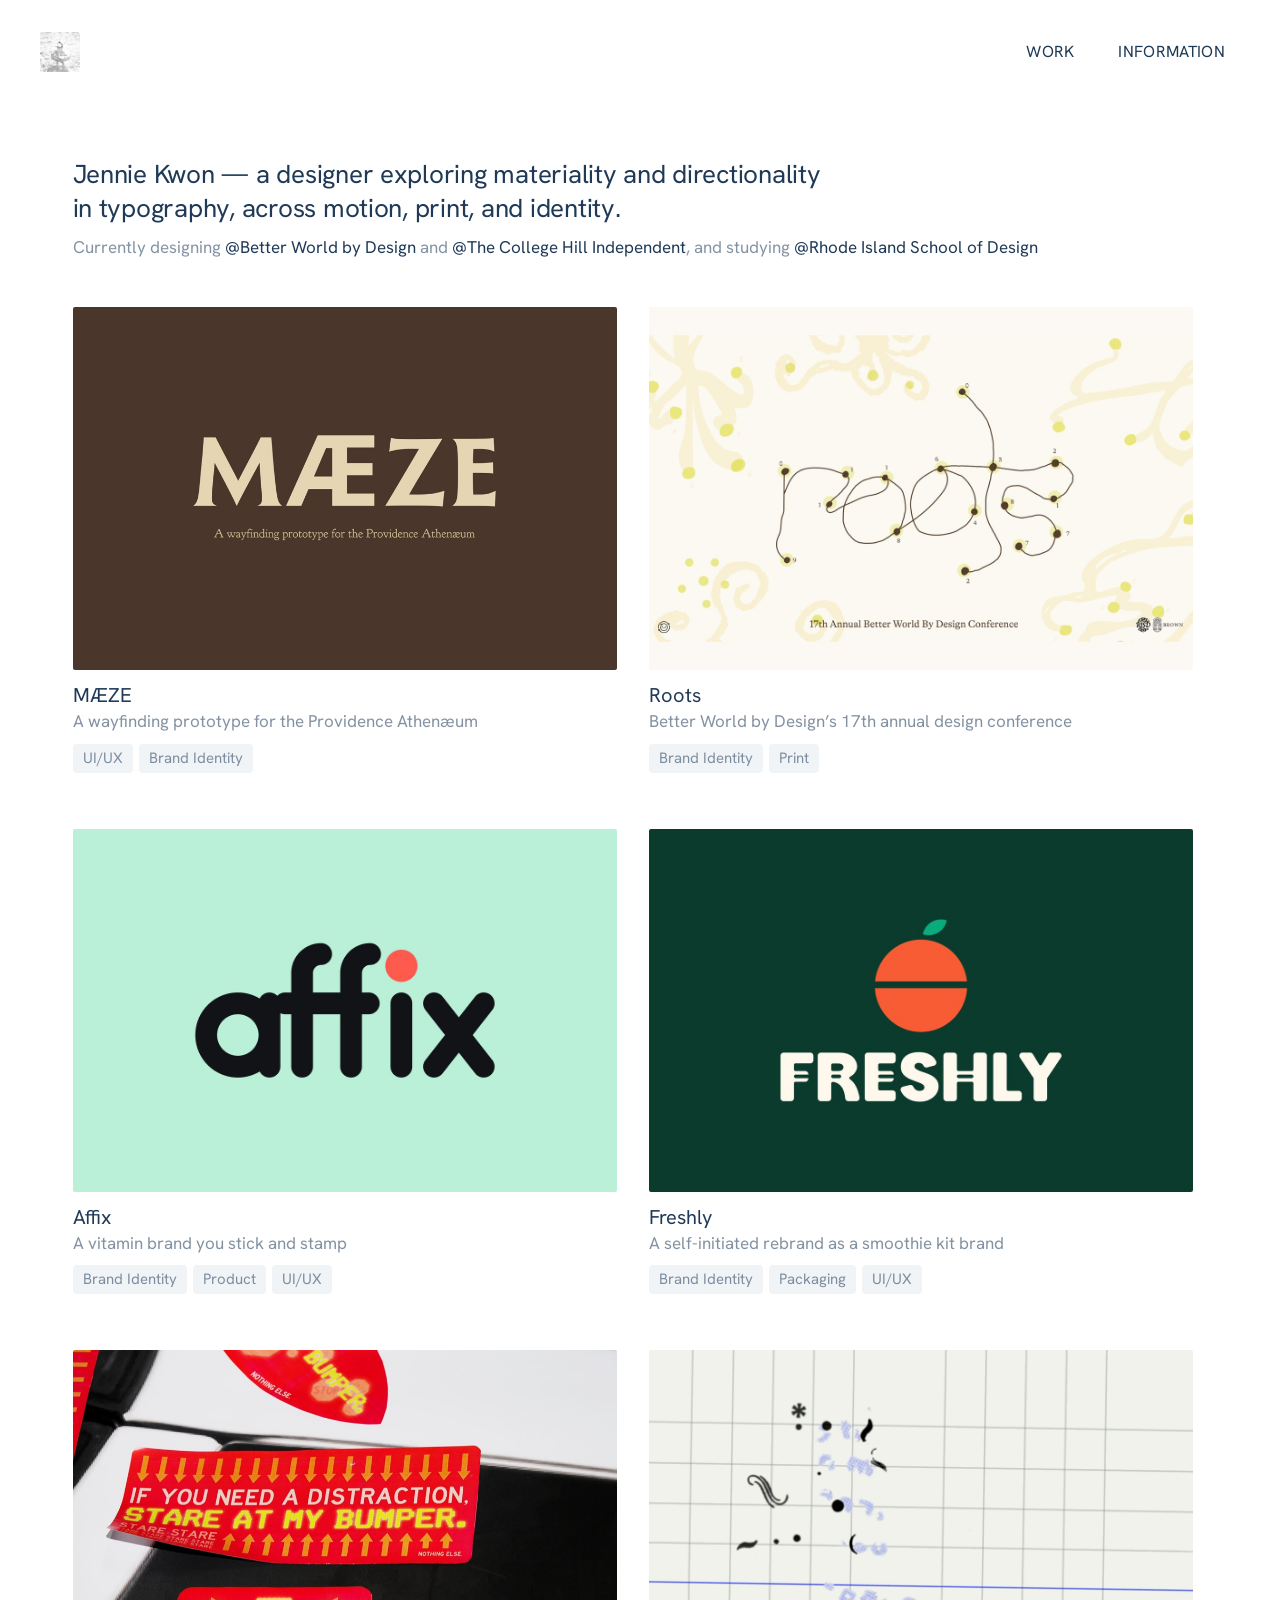
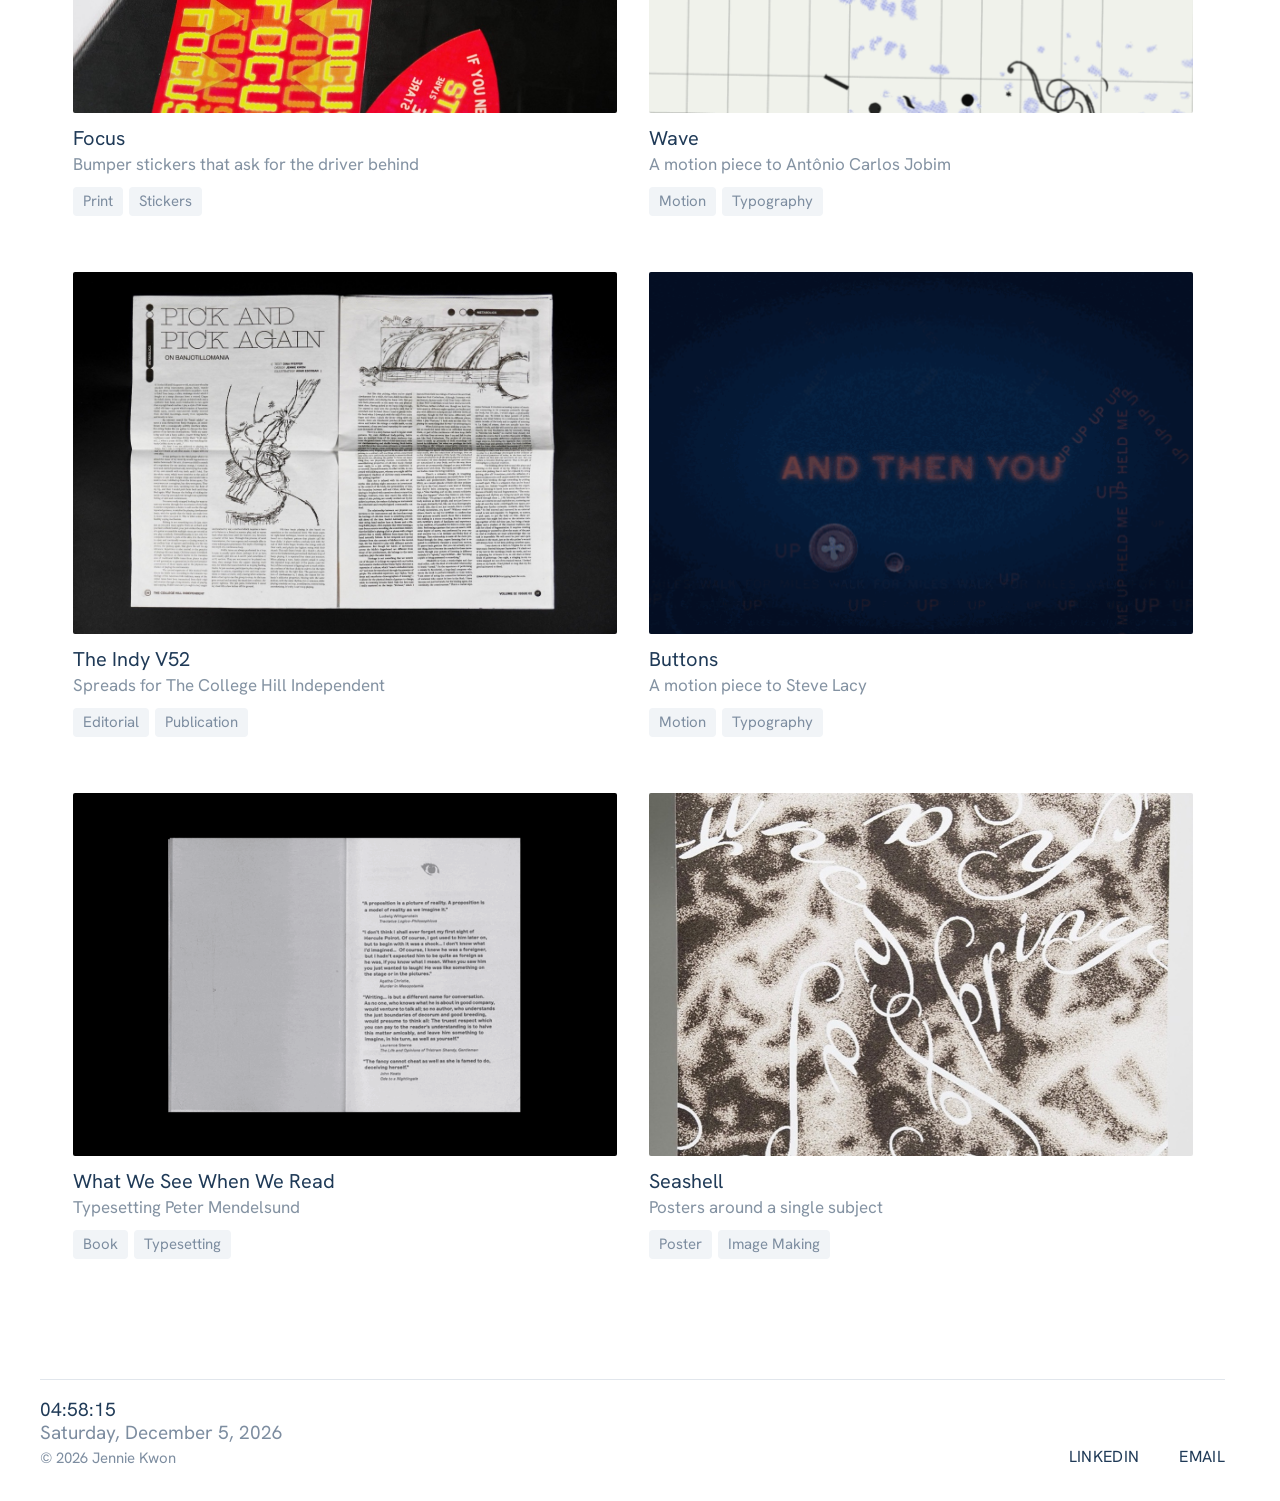
<file: index.html>
<!doctype html>
<html lang="en">
<head>
<meta charset="utf-8">
<meta name="viewport" content="width=device-width, initial-scale=1">
<title>Jennie Kwon</title>
<meta name="description" content="Jennie Kwon is a graphic designer at RISD working across typography, motion, identity, UI/UX and publication design.">
<link rel="preconnect" href="https://fonts.googleapis.com"><link rel="preconnect" href="https://fonts.gstatic.com" crossorigin><link href="https://fonts.googleapis.com/css2?family=Hanken+Grotesk:wght@400;500;700&display=swap" rel="stylesheet">
<link rel="icon" type="image/png" sizes="32x32" href="img/favicon-32.png?v=4">
<link rel="icon" type="image/png" href="img/favicon.png?v=4">
<link rel="apple-touch-icon" href="img/apple-touch-icon.png?v=4">
<script type="speculationrules">{"prerender":[{"where":{"href_matches":"/*"},"eagerness":"moderate"}]}</script>
<link rel="stylesheet" href="css/site.css?v=39">
</head>
<body>
<nav class="nav">
  <a class="nav-home" href="./" aria-label="Jennie Kwon, home"><img src="img/favicon.png?v=4" alt="" width="40" height="40"></a>
  <div class="nav-links">
    <a class="label plain" href="./">Work</a>
    <a class="label nav-link" href="information">Information</a>
  </div>
</nav>
<header class="intro">
  <div class="wrap intro-in">
    <h1 class="intro-line"><span class="intro-name">Jennie Kwon</span> — a designer exploring materiality and directionality in typography, across motion, print, and identity.</h1>
    <p class="body muted currently">Currently designing <a class="plain" href="https://betterworldxdesign.framer.website/" target="_blank" rel="noopener">@Better World by Design</a> and <a class="plain" href="https://www.theindy.org/" target="_blank" rel="noopener">@The College Hill Independent</a>, and studying <a class="plain" href="https://www.risd.edu/" target="_blank" rel="noopener">@Rhode Island School of Design</a></p>
  </div>
</header>
<main class="work">
  <div class="wrap grid">
    <a class="card" href="maze">
      <div class="thumb"><img src="img/maze-card.jpg" alt="MÆZE" fetchpriority="high" width="1200" height="675"></div>
      <div class="caption"><div class="cap-text"><p class="body cap-title">MÆZE</p><p class="cap-sub">A wayfinding prototype for the Providence Athenæum</p></div><div class="tags"><span class="tag">UI/UX</span><span class="tag">brand identity</span></div></div>
    </a>
    <a class="card" href="bwxd-roots">
      <div class="thumb"><img src="img/bwxd-card.jpg?v=4" alt="Roots" fetchpriority="high" width="1200" height="800"></div>
      <div class="caption"><div class="cap-text"><p class="body cap-title">Roots</p><p class="cap-sub">Better World by Design’s 17th annual design conference</p></div><div class="tags"><span class="tag">brand identity</span><span class="tag">print</span></div></div>
    </a>
    <a class="card" href="affix">
      <div class="thumb"><img src="img/affix-card.jpg?v=2" alt="Affix" fetchpriority="high" width="1200" height="800"></div>
      <div class="caption"><div class="cap-text"><p class="body cap-title">Affix</p><p class="cap-sub">A vitamin brand you stick and stamp</p></div><div class="tags"><span class="tag">brand identity</span><span class="tag">product</span><span class="tag">UI/UX</span></div></div>
    </a>
    <a class="card" href="freshly">
      <div class="thumb"><img src="img/freshly-card.jpg?v=2" alt="Freshly" fetchpriority="high" width="1200" height="800"></div>
      <div class="caption"><div class="cap-text"><p class="body cap-title">Freshly</p><p class="cap-sub">A self-initiated rebrand as a smoothie kit brand</p></div><div class="tags"><span class="tag">brand identity</span><span class="tag">packaging</span><span class="tag">UI/UX</span></div></div>
    </a>
    <a class="card" href="focus">
      <div class="thumb"><img src="img/focus-card.jpg" alt="FOCUS" fetchpriority="high" width="1200" height="681"></div>
      <div class="caption"><div class="cap-text"><p class="body cap-title">Focus</p><p class="cap-sub">Bumper stickers that ask for the driver behind</p></div><div class="tags"><span class="tag">print</span><span class="tag">stickers</span></div></div>
    </a>
    <a class="card" href="wave">
      <div class="thumb"><img src="img/wave-thumb.gif" alt="WAVE" loading="lazy" width="640" height="360"></div>
      <div class="caption"><div class="cap-text"><p class="body cap-title">Wave</p><p class="cap-sub">A motion piece to Antônio Carlos Jobim</p></div><div class="tags"><span class="tag">motion</span><span class="tag">typography</span></div></div>
    </a>
    <a class="card" href="the-indy-v52">
      <div class="thumb"><img src="img/indy-card.jpg" alt="THE INDY V52" loading="lazy" width="1200" height="800"></div>
      <div class="caption"><div class="cap-text"><p class="body cap-title">The Indy V52</p><p class="cap-sub">Spreads for The College Hill Independent</p></div><div class="tags"><span class="tag">editorial</span><span class="tag">publication</span></div></div>
    </a>
    <a class="card" href="buttons">
      <div class="thumb"><img src="img/buttons-thumb.gif" alt="BUTTONS" loading="lazy" width="640" height="360"></div>
      <div class="caption"><div class="cap-text"><p class="body cap-title">Buttons</p><p class="cap-sub">A motion piece to Steve Lacy</p></div><div class="tags"><span class="tag">motion</span><span class="tag">typography</span></div></div>
    </a>
    <a class="card" href="what-we-see-when-we-read">
      <div class="thumb"><img src="img/book-card.gif" alt="WHAT WE SEE WHEN WE READ" loading="lazy" width="640" height="480"></div>
      <div class="caption"><div class="cap-text"><p class="body cap-title">What We See When We Read</p><p class="cap-sub">Typesetting Peter Mendelsund</p></div><div class="tags"><span class="tag">book</span><span class="tag">typesetting</span></div></div>
    </a>
    <a class="card" href="seashell">
      <div class="thumb"><img src="img/seashell-card.jpg" alt="SEASHELL" loading="lazy" width="802" height="1200"></div>
      <div class="caption"><div class="cap-text"><p class="body cap-title">Seashell</p><p class="cap-sub">Posters around a single subject</p></div><div class="tags"><span class="tag">poster</span><span class="tag">image making</span></div></div>
    </a>
  </div>
</main>
<footer class="footer">
  <div class="footer-in">
    <div class="closing">
      <div class="clock"><span id="clock-time" class="time"></span><span id="clock-date" class="date"></span></div>
      <p class="small">© 2026 Jennie Kwon</p>
    </div>
    <div class="footer-links">
      <a class="label plain" href="http://www.linkedin.com/in/jennienhkwon" target="_blank" rel="noopener">LinkedIn</a>
      <a class="label plain" href="contact">Email</a>
    </div>
  </div>
</footer>
<script src="js/site.js?v=31"></script>
</body>
</html>
</file>
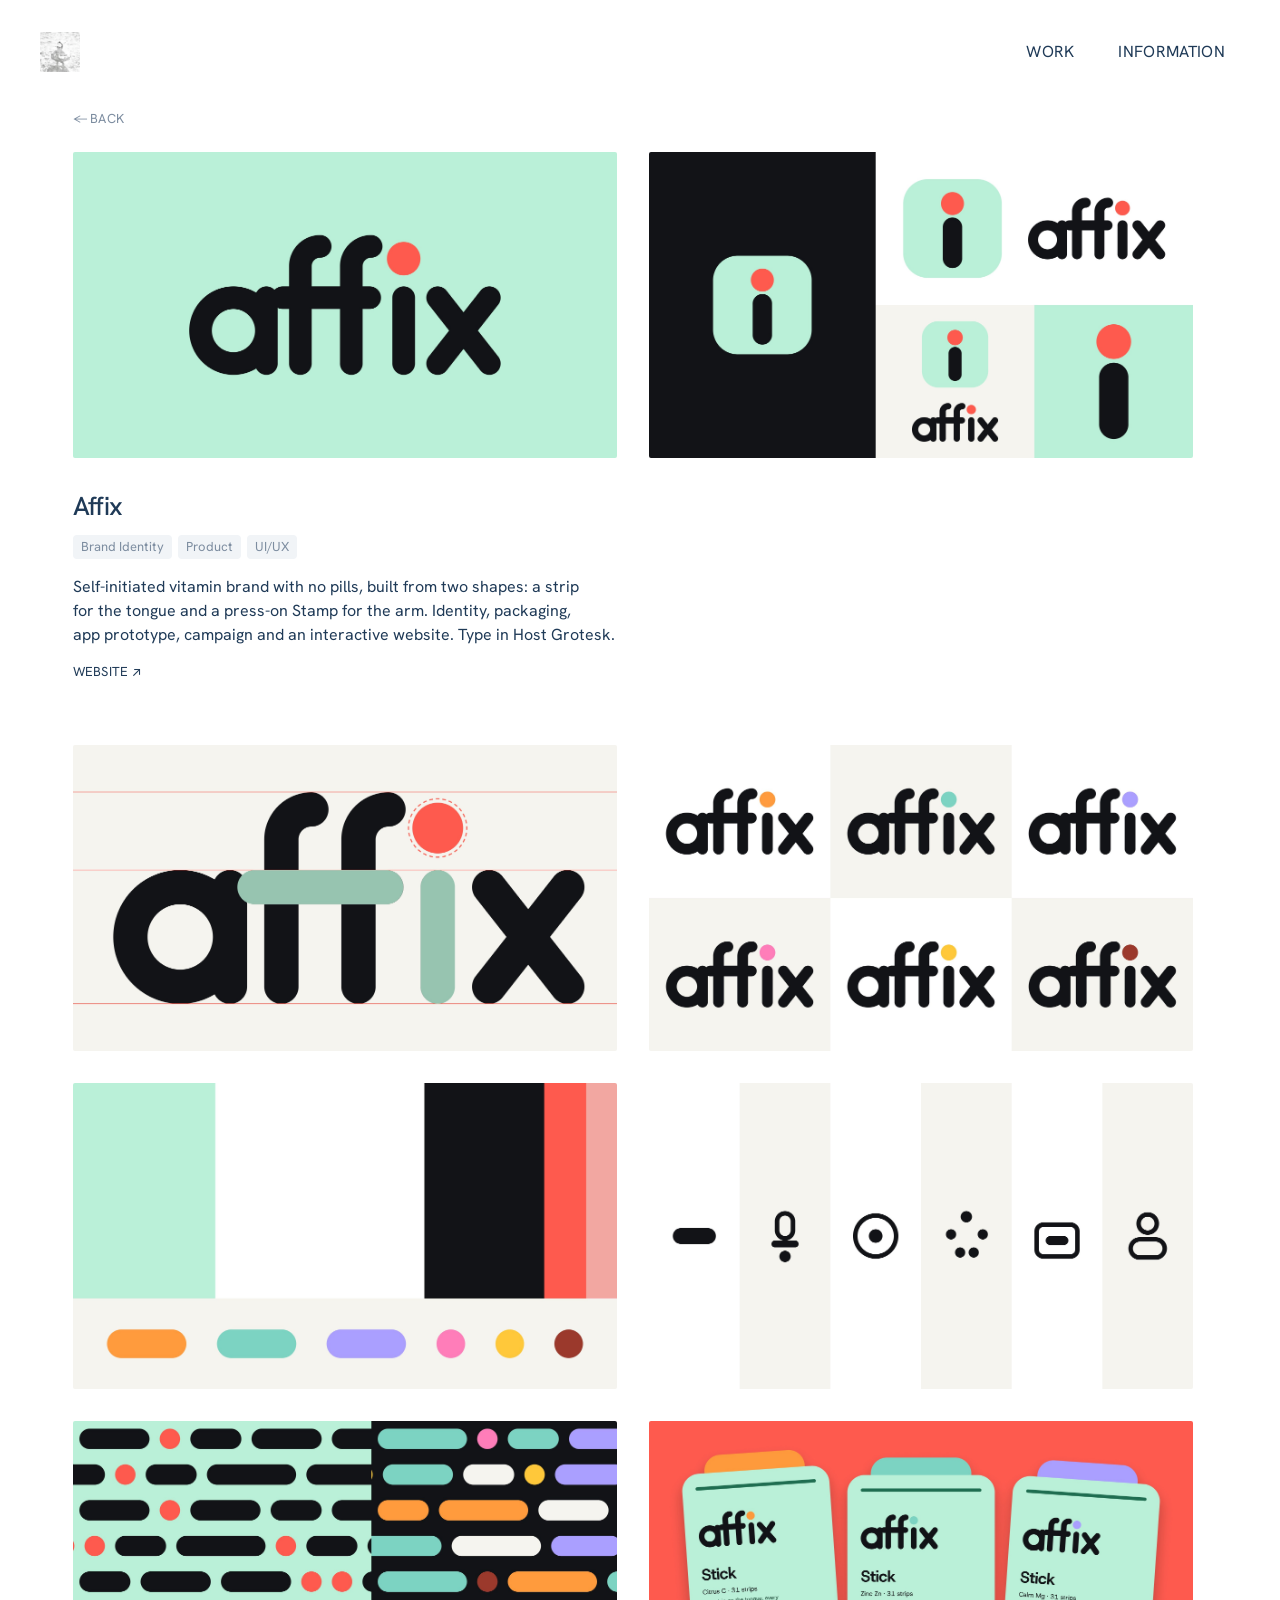
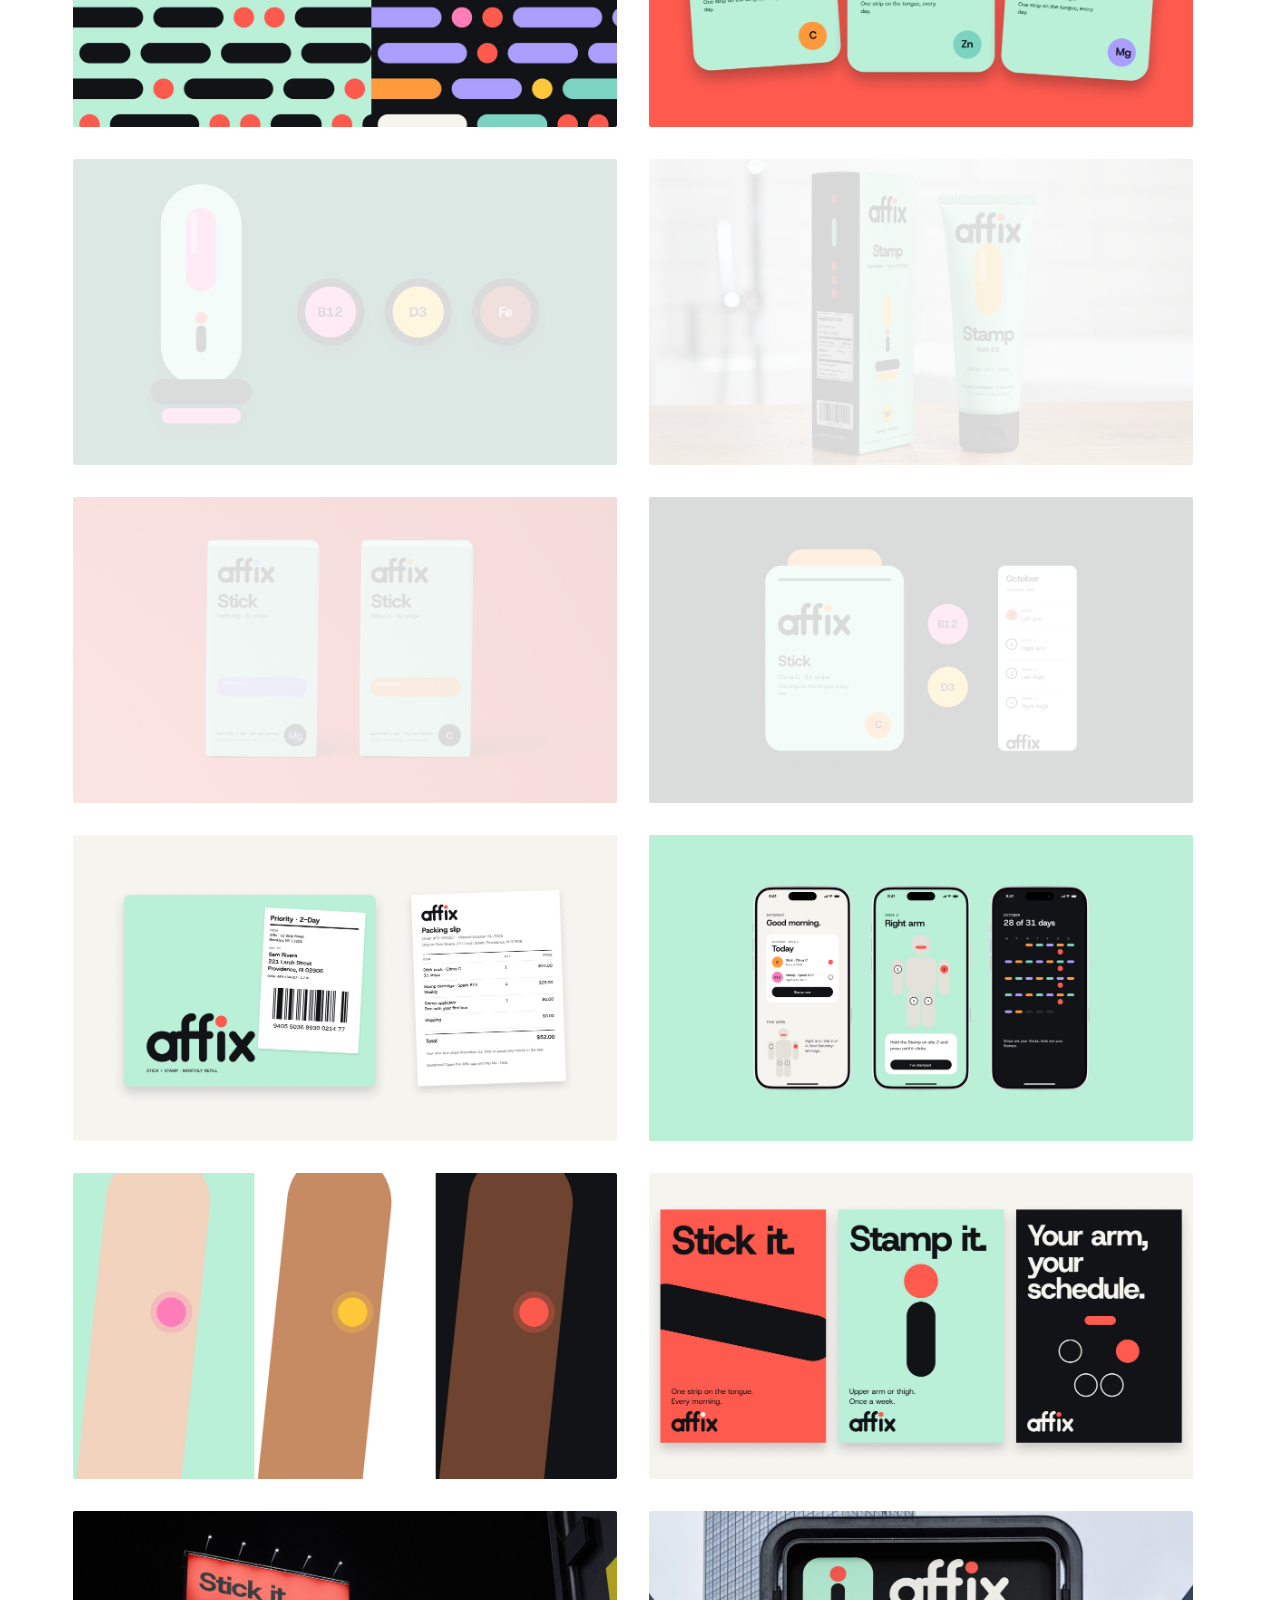
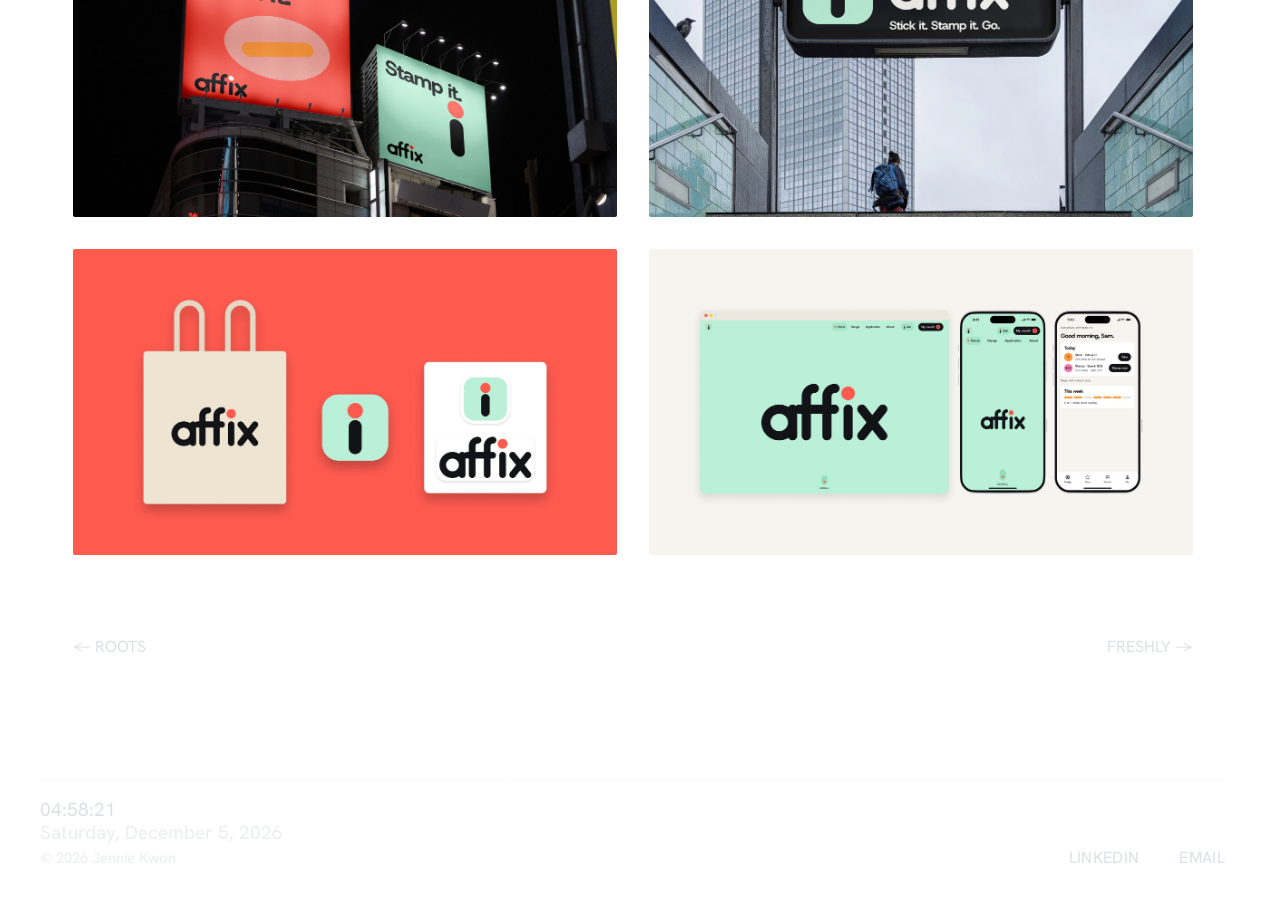
<file: affix.html>
<!doctype html>
<html lang="en">
<head>
<meta charset="utf-8">
<meta name="viewport" content="width=device-width, initial-scale=1">
<title>Jennie Kwon</title>
<meta name="description" content="Self-initiated vitamin brand with no pills, built from two shapes: a strip for the tongue and a press-on Stamp for the arm. Identity, packaging, app&nbsp;prototype, campaign and an interactive website. Type in Host Grotesk.">
<link rel="preconnect" href="https://fonts.googleapis.com"><link rel="preconnect" href="https://fonts.gstatic.com" crossorigin><link href="https://fonts.googleapis.com/css2?family=Hanken+Grotesk:wght@400;500;700&display=swap" rel="stylesheet">
<link rel="icon" type="image/png" sizes="32x32" href="img/favicon-32.png?v=4">
<link rel="icon" type="image/png" href="img/favicon.png?v=4">
<link rel="apple-touch-icon" href="img/apple-touch-icon.png?v=4">
<script type="speculationrules">{"prerender":[{"where":{"href_matches":"/*"},"eagerness":"moderate"}]}</script>
<link rel="stylesheet" href="css/site.css?v=39">
</head>
<body>
<nav class="nav">
  <a class="nav-home" href="./" aria-label="Jennie Kwon, home"><img src="img/favicon.png?v=4" alt="" width="40" height="40"></a>
  <div class="nav-links">
    <a class="label plain" href="./">Work</a>
    <a class="label nav-link" href="information">Information</a>
  </div>
</nav>
<main class="project">
  <div class="wrap project-in">
    <a class="label inline back" href="./">← Back</a>
    <div class="duo">
      <img class="shot" src="img/affix-cover.jpg" alt="Affix" fetchpriority="high" width="2400" height="1350">
      <img class="shot" src="img/affix-01.jpg?v=20261112b" alt="Affix" fetchpriority="high" width="2400" height="1350">
    </div>
    <div class="details details-pair">
      <div class="title-col"><h1 class="heading">Affix</h1><div class="tags"><span class="tag">brand identity</span><span class="tag">product</span><span class="tag">UI/UX</span></div></div>
      <div class="desc-col"><p class="body desc-fill">Self-initiated vitamin brand with no pills, built from two shapes: a strip for the tongue and a press-on Stamp for the arm. Identity, packaging, app&nbsp;prototype, campaign and an interactive website. Type in <span class="nowrap">Host Grotesk.</span></p><a class="label plain" href="https://jkwon20241.github.io/affix/" target="_blank" rel="noopener">Website ↗︎</a></div>
    </div>
    <div class="gallery two-up">
<img class="shot" src="img/affix-02.jpg?v=20261112b" alt="Affix" loading="lazy" width="2400" height="1350">
    <img class="shot" src="img/affix-04.jpg" alt="Affix" loading="lazy" width="2400" height="1350">
    <img class="shot" src="img/affix-06.jpg" alt="Affix" loading="lazy" width="2400" height="1350">
    <img class="shot" src="img/affix-07.jpg?v=20261112c" alt="Affix" loading="lazy" width="2400" height="1350">
    <img class="shot" src="img/affix-08.jpg" alt="Affix" loading="lazy" width="2400" height="1350">
    <img class="shot" src="img/affix-09.jpg?v=20261112b" alt="Affix" loading="lazy" width="2400" height="1350">
    <img class="shot" src="img/affix-11.jpg?v=20261112b" alt="Affix" loading="lazy" width="2400" height="1350">
    <img class="shot" src="img/affix-12.jpg" alt="Affix" loading="lazy" width="2400" height="1350">
    <img class="shot" src="img/affix-13.jpg" alt="Affix" loading="lazy" width="2400" height="1350">
    <img class="shot" src="img/affix-14.jpg?v=20261115a" alt="Affix" loading="lazy" width="2400" height="1350">
    <img class="shot" src="img/affix-15.jpg?v=20261115a" alt="Affix" loading="lazy" width="2400" height="1350">
    <img class="shot" src="img/affix-16.jpg?v=20261115a" alt="Affix" loading="lazy" width="2400" height="1350">
    <img class="shot" src="img/affix-18.jpg?v=20261113f" alt="Affix" loading="lazy" width="2400" height="1350">
    <img class="shot" src="img/affix-19.jpg?v=20261113e" alt="Affix" loading="lazy" width="2400" height="1350">
    <img class="shot" src="img/affix-21.jpg" alt="Affix" loading="lazy" width="2400" height="1350">
    <img class="shot" src="img/affix-22.jpg" alt="Affix" loading="lazy" width="2400" height="1350">
    <img class="shot" src="img/affix-23.jpg?v=20261115a" alt="Affix" loading="lazy" width="2400" height="1350">
    <img class="shot" src="img/affix-24.jpg?v=20261115a" alt="Affix" loading="lazy" width="2400" height="1350">
    </div>
    <div class="pager"><a class="body plain" href="bwxd-roots">← ROOTS</a><a class="body plain" href="freshly">FRESHLY →</a></div>
  </div>
</main>
<footer class="footer">
  <div class="footer-in">
    <div class="closing">
      <div class="clock"><span id="clock-time" class="time"></span><span id="clock-date" class="date"></span></div>
      <p class="small">© 2026 Jennie Kwon</p>
    </div>
    <div class="footer-links">
      <a class="label plain" href="http://www.linkedin.com/in/jennienhkwon" target="_blank" rel="noopener">LinkedIn</a>
      <a class="label plain" href="contact">Email</a>
    </div>
  </div>
</footer>
<script src="js/site.js?v=31"></script>
</body>
</html>
</file>
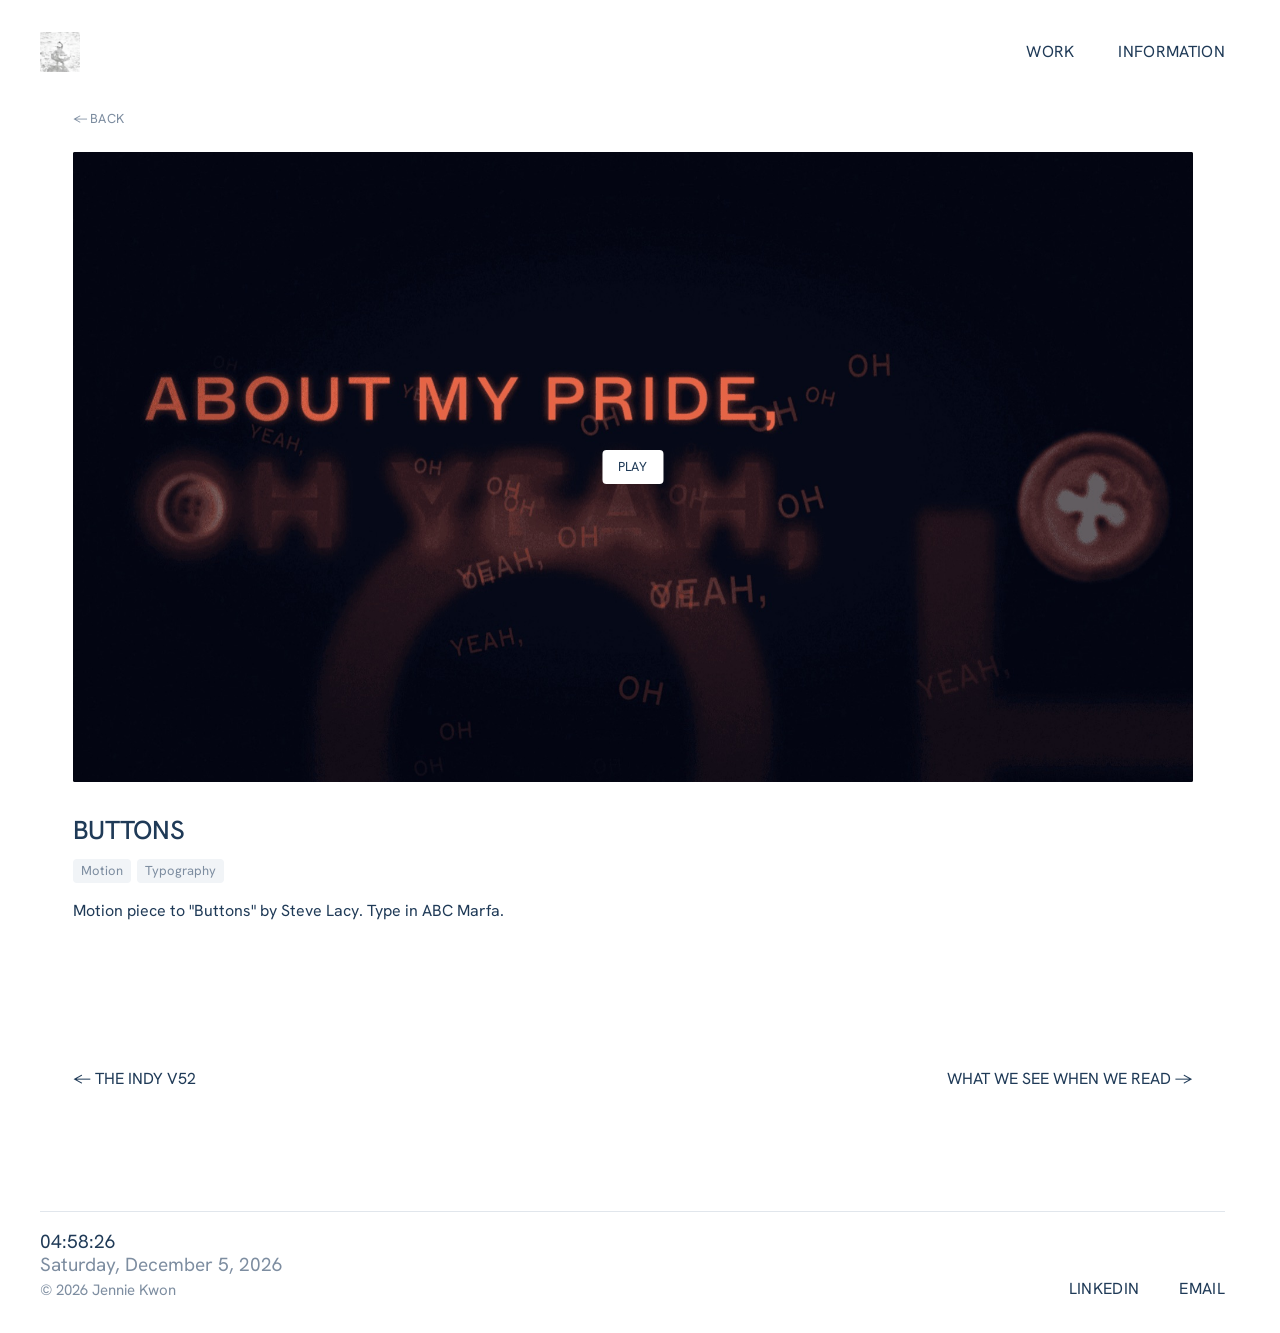
<file: buttons.html>
<!doctype html>
<html lang="en">
<head>
<meta charset="utf-8">
<meta name="viewport" content="width=device-width, initial-scale=1">
<title>Jennie Kwon</title>
<meta name="description" content="Motion piece to &quot;Buttons&quot; by Steve Lacy. Type in ABC Marfa.">
<link rel="preconnect" href="https://fonts.googleapis.com"><link rel="preconnect" href="https://fonts.gstatic.com" crossorigin><link href="https://fonts.googleapis.com/css2?family=Hanken+Grotesk:wght@400;500;700&display=swap" rel="stylesheet">
<link rel="icon" type="image/png" sizes="32x32" href="img/favicon-32.png?v=4">
<link rel="icon" type="image/png" href="img/favicon.png?v=4">
<link rel="apple-touch-icon" href="img/apple-touch-icon.png?v=4">
<script type="speculationrules">{"prerender":[{"where":{"href_matches":"/*"},"eagerness":"moderate"}]}</script>
<link rel="stylesheet" href="css/site.css?v=39">
</head>
<body>
<nav class="nav">
  <a class="nav-home" href="./" aria-label="Jennie Kwon, home"><img src="img/favicon.png?v=4" alt="" width="40" height="40"></a>
  <div class="nav-links">
    <a class="label plain" href="./">Work</a>
    <a class="label nav-link" href="information">Information</a>
  </div>
</nav>
<main class="project">
  <div class="wrap project-in">
    <a class="label inline back" href="./">← Back</a>
    <button class="video" type="button" data-vimeo="1230750006" data-title="BUTTONS" aria-label="Play BUTTONS"><img src="img/buttons-poster.jpg" alt="BUTTONS" width="1920" height="1080" fetchpriority="high"><span class="label play">Play</span></button>
    <div class="details">
      <div class="title-col"><h1 class="heading">BUTTONS</h1><div class="tags"><span class="tag">motion</span><span class="tag">typography</span></div></div>
      <div class="desc-col"><p class="body desc-fill">Motion piece to &quot;Buttons&quot; by <span class="nowrap">Steve Lacy.</span> Type in <span class="nowrap">ABC Marfa.</span></p></div>
    </div>
    <div class="gallery">
    </div>
    <div class="pager"><a class="body plain" href="the-indy-v52">← THE INDY V52</a><a class="body plain" href="what-we-see-when-we-read">WHAT WE SEE WHEN WE READ →</a></div>
  </div>
</main>
<footer class="footer">
  <div class="footer-in">
    <div class="closing">
      <div class="clock"><span id="clock-time" class="time"></span><span id="clock-date" class="date"></span></div>
      <p class="small">© 2026 Jennie Kwon</p>
    </div>
    <div class="footer-links">
      <a class="label plain" href="http://www.linkedin.com/in/jennienhkwon" target="_blank" rel="noopener">LinkedIn</a>
      <a class="label plain" href="contact">Email</a>
    </div>
  </div>
</footer>
<script src="js/site.js?v=31"></script>
</body>
</html>
</file>
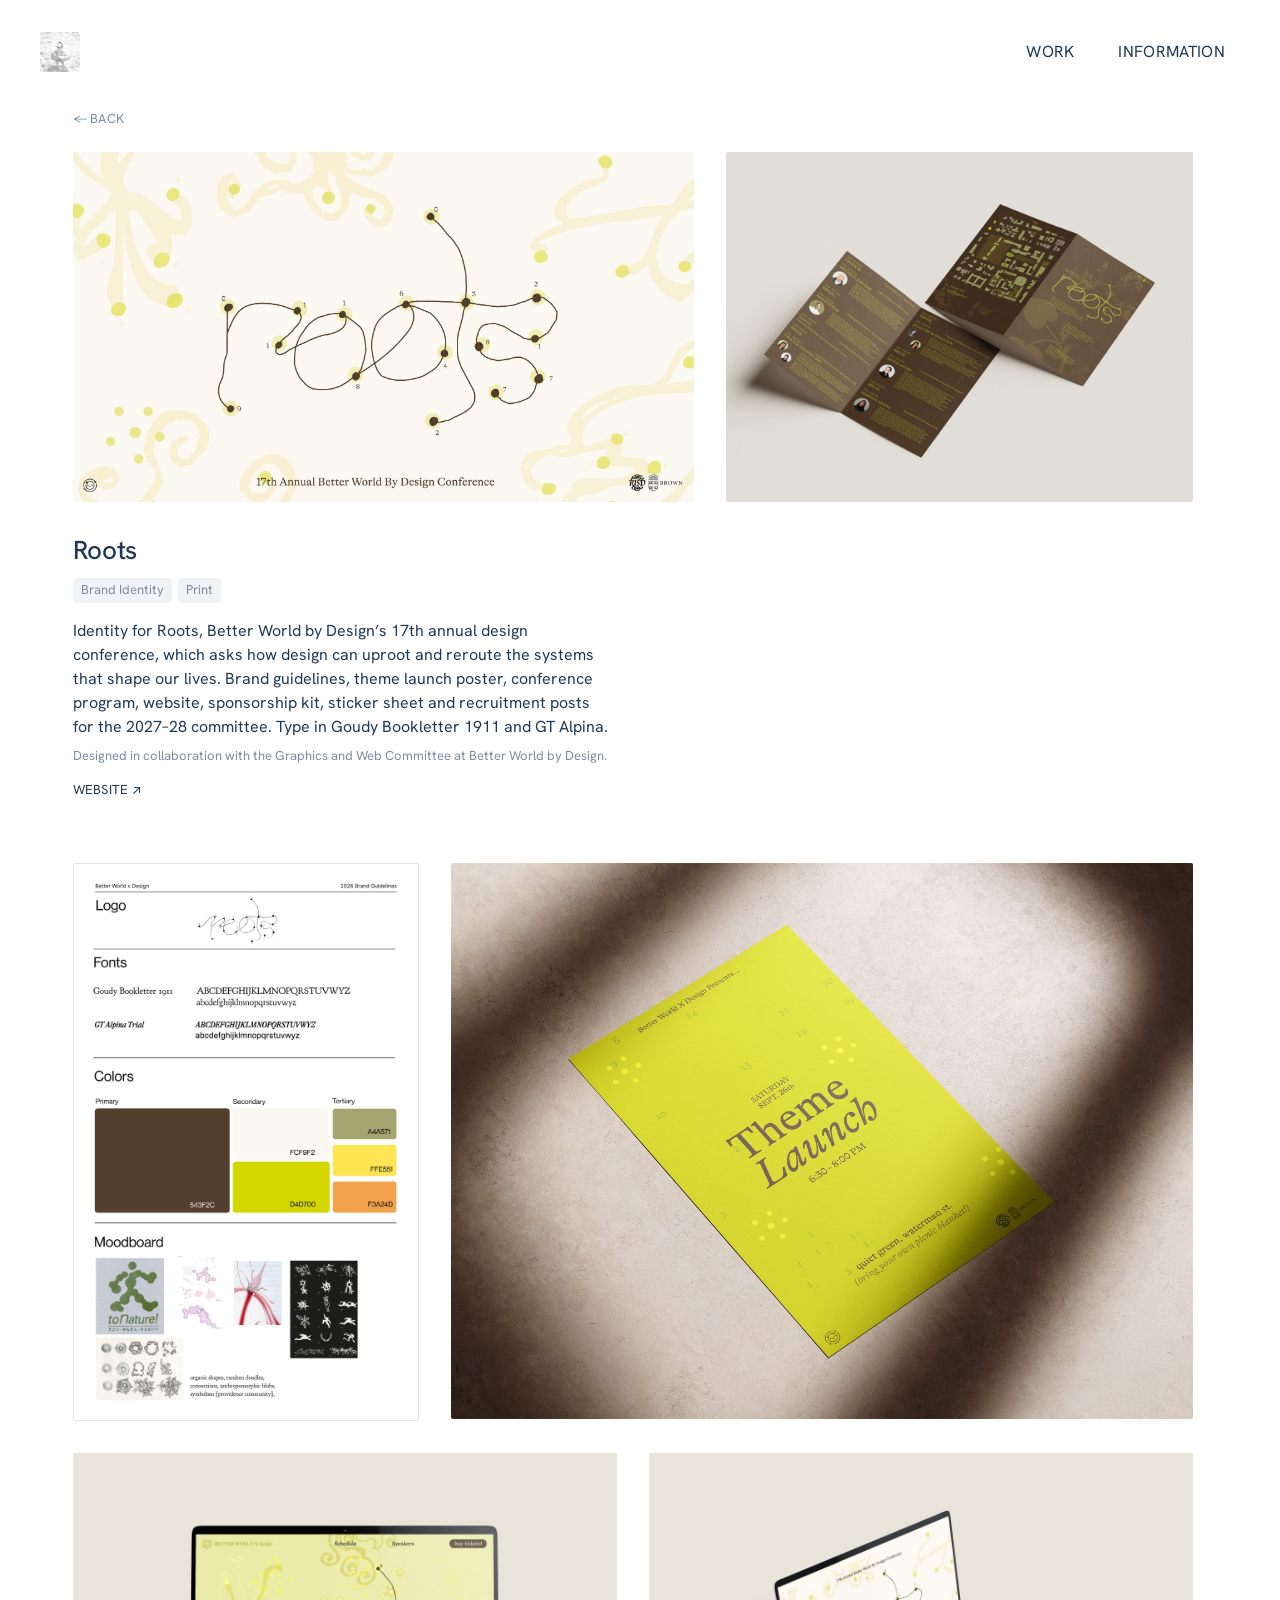
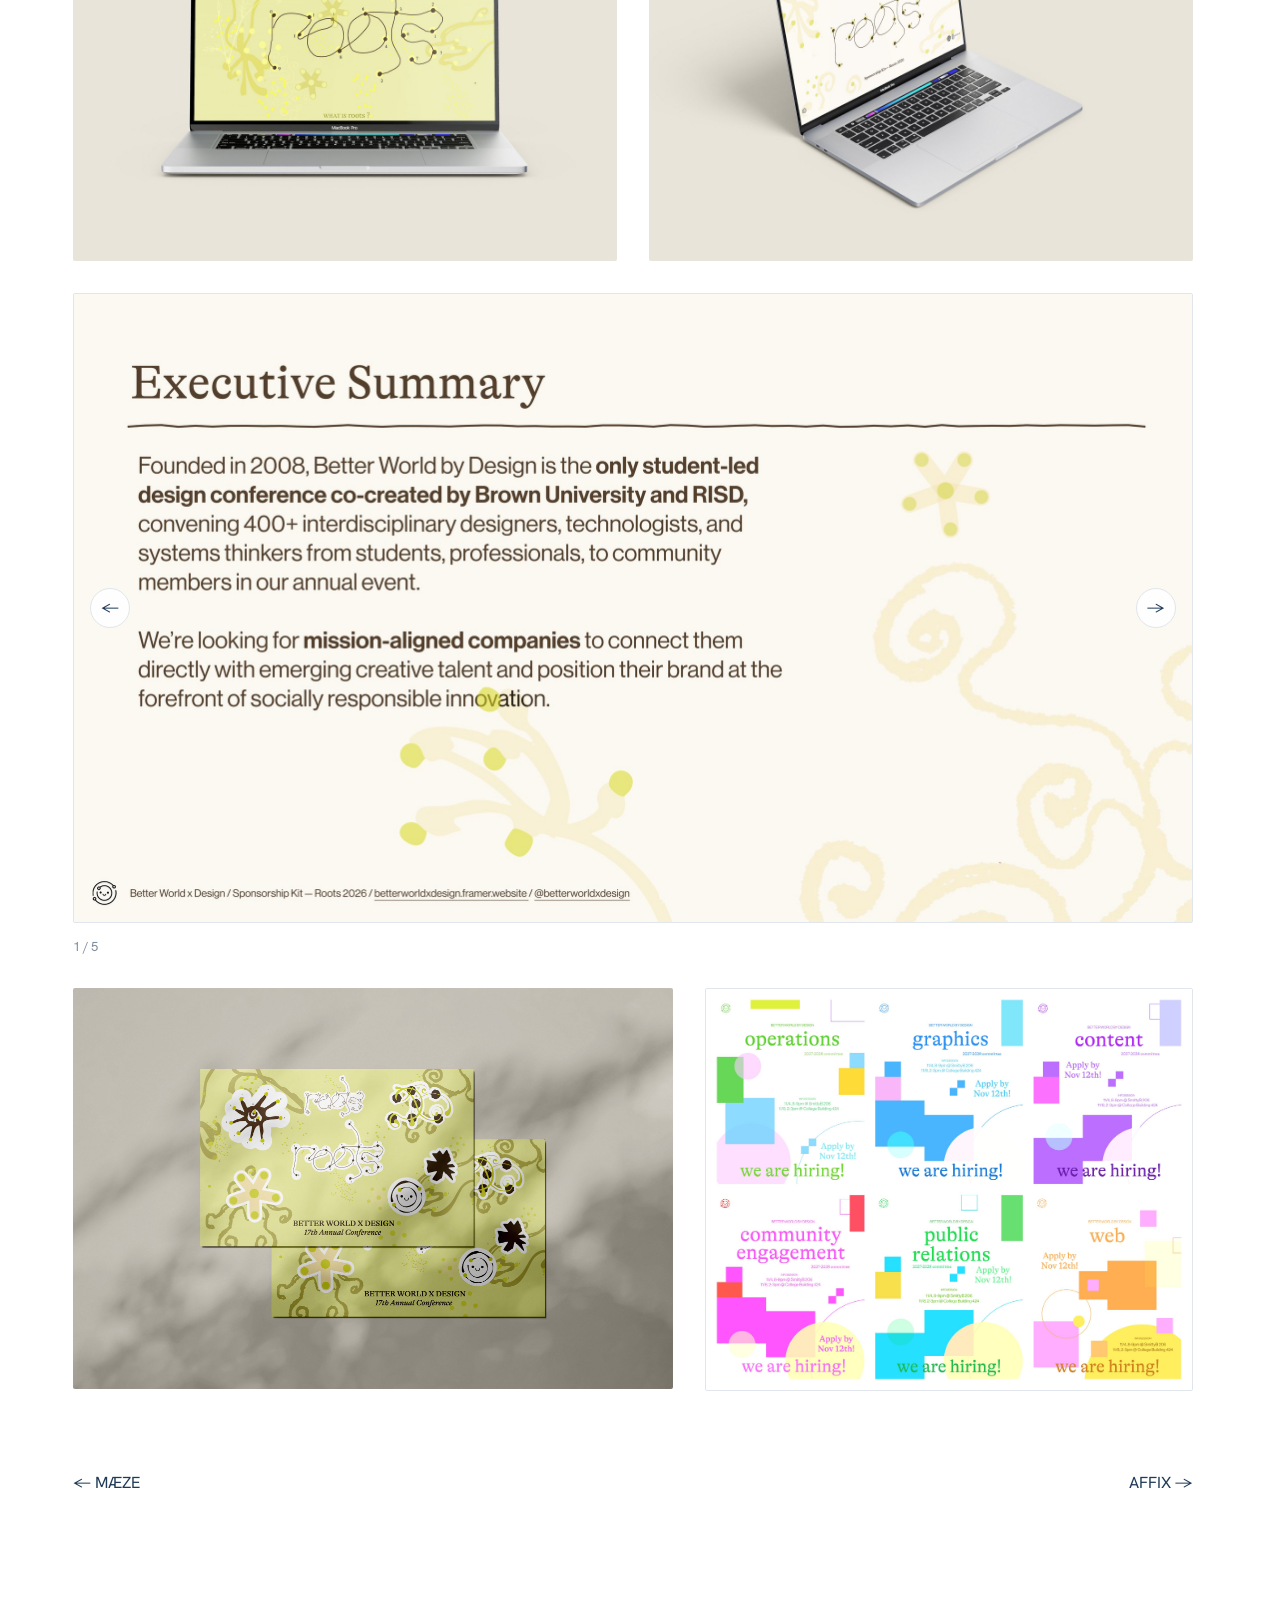
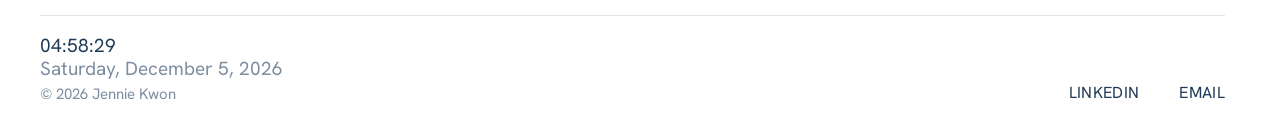
<file: bwxd-roots.html>
<!doctype html>
<html lang="en">
<head>
<meta charset="utf-8">
<meta name="viewport" content="width=device-width, initial-scale=1">
<title>Jennie Kwon</title>
<meta name="description" content="Identity for Roots, Better World by Design’s 17th annual design conference, which asks how design can uproot and reroute the systems that shape our lives. Brand guidelines, theme launch poster, conference program, website, sponsorship kit, sticker sheet and recruitment posts for the 2027–28 committee. Type in Goudy Bookletter 1911 and GT Alpina.">
<link rel="preconnect" href="https://fonts.googleapis.com"><link rel="preconnect" href="https://fonts.gstatic.com" crossorigin><link href="https://fonts.googleapis.com/css2?family=Hanken+Grotesk:wght@400;500;700&display=swap" rel="stylesheet">
<link rel="icon" type="image/png" sizes="32x32" href="img/favicon-32.png?v=4">
<link rel="icon" type="image/png" href="img/favicon.png?v=4">
<link rel="apple-touch-icon" href="img/apple-touch-icon.png?v=4">
<script type="speculationrules">{"prerender":[{"where":{"href_matches":"/*"},"eagerness":"moderate"}]}</script>
<link rel="stylesheet" href="css/site.css?v=39">
</head>
<body>
<nav class="nav">
  <a class="nav-home" href="./" aria-label="Jennie Kwon, home"><img src="img/favicon.png?v=4" alt="" width="40" height="40"></a>
  <div class="nav-links">
    <a class="label plain" href="./">Work</a>
    <a class="label nav-link" href="information">Information</a>
  </div>
</nav>
<main class="project">
  <div class="wrap project-in">
    <a class="label inline back" href="./">← Back</a>
    <div class="fit-row">
      <img class="shot" src="img/bwxd-banner.jpg" alt="Roots conference banner" fetchpriority="high" width="2000" height="1125" style="--r:1.7778">
      <img class="shot" src="img/bwxd-program-5.jpg" alt="Roots conference program, inside and outside" fetchpriority="high" width="2400" height="1800" style="--r:1.3333">
    </div>
    <div class="details details-pair">
      <div class="title-col"><h1 class="heading">Roots</h1><div class="tags"><span class="tag">brand identity</span><span class="tag">print</span></div></div>
      <div class="desc-col"><p class="body desc-fill">Identity for Roots, Better World by Design’s 17th annual design conference, which asks how design can uproot and reroute the systems that shape our lives. Brand guidelines, theme launch poster, conference program, website, sponsorship kit, sticker sheet and recruitment posts for the 2027–28 committee. Type in Goudy Bookletter 1911 and GT&nbsp;Alpina.</p><p class="small credit">Designed in collaboration with the Graphics and Web Committee at Better World by Design.</p><a class="label plain" href="https://betterworldxdesign.framer.website/roots" target="_blank" rel="noopener">Website ↗︎</a></div>
    </div>
    <div class="gallery">
    <div class="fit-row">
      <img class="shot bordered" src="img/bwxd-brand.jpg" alt="Roots brand guidelines" loading="lazy" width="1652" height="2667" style="--r:0.6194">
      <img class="shot" src="img/bwxd-poster-1.jpg" alt="Theme launch poster" loading="lazy" width="2400" height="1800" style="--r:1.3333">
    </div>
    <div class="fit-row">
      <img class="shot" src="img/bwxd-laptop-web.jpg" alt="Roots website" loading="lazy" width="2400" height="1800" style="--r:1.3333">
      <img class="shot" src="img/bwxd-laptop-kit.jpg" alt="Roots sponsorship kit" loading="lazy" width="2400" height="1800" style="--r:1.3333">
    </div>
    <div class="slideshow" data-slideshow aria-roledescription="carousel" aria-label="Roots sponsorship kit">
      <div class="slides">
        <img class="slide is-active" src="img/bwxd-kit-1.jpg" alt="Sponsorship kit, Executive Summary" loading="lazy" width="2240" height="1260">
        <img class="slide" src="img/bwxd-kit-2.jpg" alt="Sponsorship kit, Who We Are" loading="lazy" width="2240" height="1260" aria-hidden="true">
        <img class="slide" src="img/bwxd-kit-3.jpg" alt="Sponsorship kit, Our Theme: Roots" loading="lazy" width="2240" height="1260" aria-hidden="true">
        <img class="slide" src="img/bwxd-kit-4.jpg" alt="Sponsorship kit, Why Should You Sponsor Us?" loading="lazy" width="2240" height="1260" aria-hidden="true">
        <img class="slide" src="img/bwxd-kit-5.jpg" alt="Sponsorship kit, Our Past Sponsors" loading="lazy" width="2240" height="1260" aria-hidden="true">
        <button class="slide-btn prev" type="button" data-dir="-1" aria-label="Previous slide">←</button>
        <button class="slide-btn next" type="button" data-dir="1" aria-label="Next slide">→</button>
      </div>
      <div class="slide-bar">
        <span class="small slide-count" aria-live="polite">1 / 5</span>
      </div>
    </div>
    <div class="fit-row">
      <img class="shot" src="img/bwxd-sticker.jpg" alt="Roots sticker sheet" loading="lazy" width="2400" height="1600" style="--r:1.5000">
      <img class="shot bordered" src="img/bwxd-recruitment.jpg?v=2" alt="Recruitment posts for the 2027–28 committee" loading="lazy" width="2400" height="1982" style="--r:1.2109">
    </div>
    </div>
    <div class="pager"><a class="body plain" href="maze">← MÆZE</a><a class="body plain" href="affix">AFFIX →</a></div>
  </div>
</main>
<footer class="footer">
  <div class="footer-in">
    <div class="closing">
      <div class="clock"><span id="clock-time" class="time"></span><span id="clock-date" class="date"></span></div>
      <p class="small">© 2026 Jennie Kwon</p>
    </div>
    <div class="footer-links">
      <a class="label plain" href="http://www.linkedin.com/in/jennienhkwon" target="_blank" rel="noopener">LinkedIn</a>
      <a class="label plain" href="contact">Email</a>
    </div>
  </div>
</footer>
<script src="js/site.js?v=31"></script>
</body>
</html>
</file>
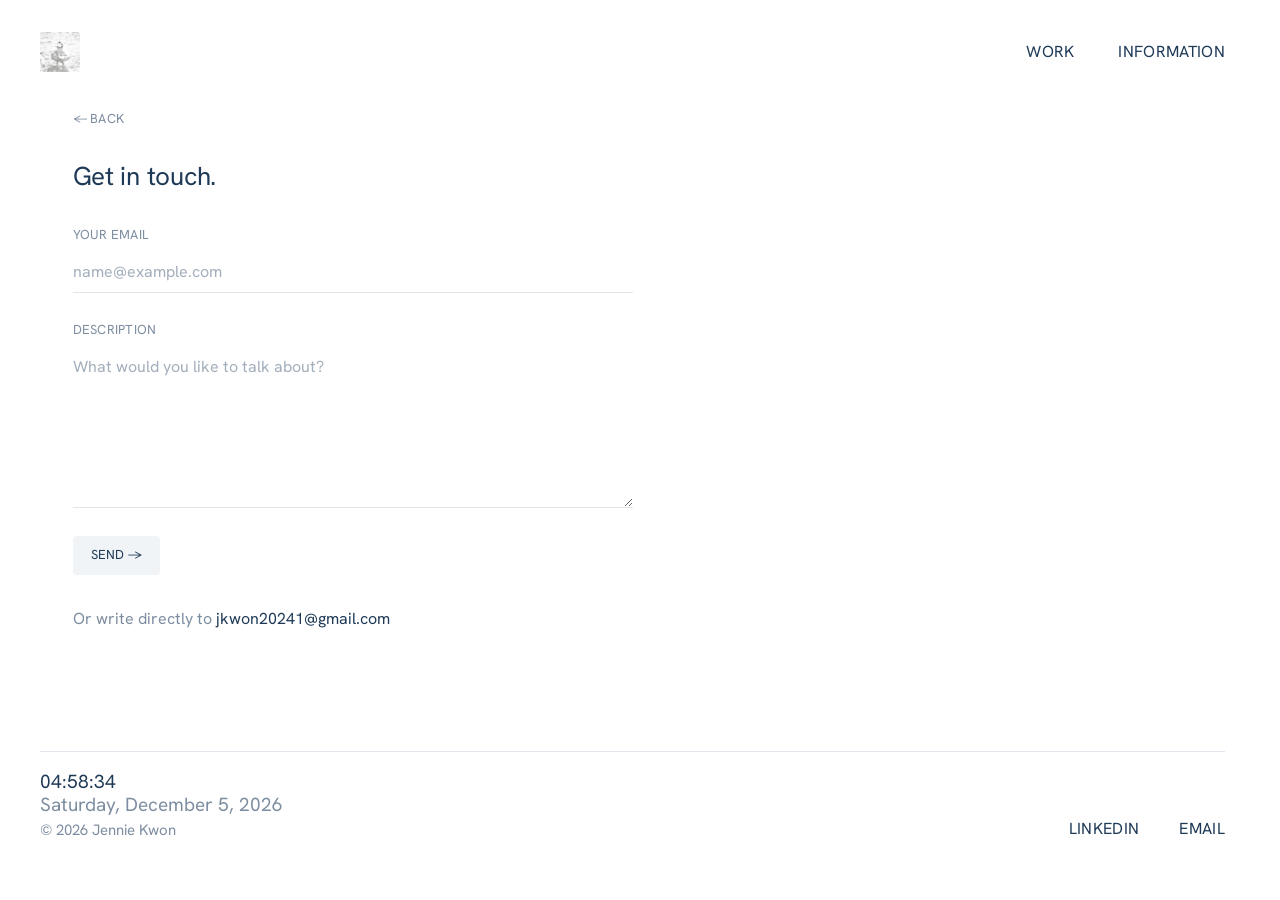
<file: contact.html>
<!doctype html>
<html lang="en">
<head>
<meta charset="utf-8">
<meta name="viewport" content="width=device-width, initial-scale=1">
<title>Jennie Kwon</title>
<meta name="description" content="Jennie Kwon is a Korean-American graphic designer at RISD working across typography, motion, identity and publication design.">
<link rel="preconnect" href="https://fonts.googleapis.com"><link rel="preconnect" href="https://fonts.gstatic.com" crossorigin><link href="https://fonts.googleapis.com/css2?family=Hanken+Grotesk:wght@400;500;700&display=swap" rel="stylesheet">
<link rel="icon" type="image/png" sizes="32x32" href="img/favicon-32.png?v=4">
<link rel="icon" type="image/png" href="img/favicon.png?v=4">
<link rel="apple-touch-icon" href="img/apple-touch-icon.png?v=4">
<script type="speculationrules">{"prerender":[{"where":{"href_matches":"/*"},"eagerness":"moderate"}]}</script>
<link rel="stylesheet" href="css/site.css?v=39">
</head>
<body>
<nav class="nav">
  <a class="nav-home" href="./" aria-label="Jennie Kwon, home"><img src="img/favicon.png?v=4" alt="" width="40" height="40"></a>
  <div class="nav-links">
    <a class="label plain" href="./">Work</a>
    <a class="label nav-link" href="information">Information</a>
  </div>
</nav>
<main class="contact-page">
  <div class="wrap contact-in">
    <a class="label inline back" href="./">← Back</a>
    <h1 class="intro-line">Get in touch.</h1>
    <form class="contact-form" id="contact-form" action="https://formsubmit.co/jkwon20241@gmail.com" method="POST">
      <input type="hidden" name="_subject" value="Portfolio contact form">
      <input type="hidden" name="_template" value="table">
      <input type="hidden" name="_captcha" value="false">
      <input type="hidden" name="_next" value="https://www.jennienhynkwon.work/contact.html?sent=1">
      <input class="hp" type="text" name="_honey" tabindex="-1" autocomplete="off" aria-hidden="true">
      <label class="field">
        <span class="label">Your email</span>
        <input class="body" type="email" name="email" required autocomplete="email" placeholder="name@example.com">
      </label>
      <label class="field">
        <span class="label">Description</span>
        <textarea class="body" name="message" required rows="6" placeholder="What would you like to talk about?"></textarea>
      </label>
      <div class="form-foot">
        <button class="label send" type="submit">Send →</button>
        <p class="body muted" id="form-status" role="status" aria-live="polite"></p>
      </div>
    </form>
    <p class="body muted">Or write directly to <a class="plain" href="mailto:jkwon20241@gmail.com">jkwon20241@gmail.com</a></p>
  </div>
</main>
<footer class="footer">
  <div class="footer-in">
    <div class="closing">
      <div class="clock"><span id="clock-time" class="time"></span><span id="clock-date" class="date"></span></div>
      <p class="small">© 2026 Jennie Kwon</p>
    </div>
    <div class="footer-links">
      <a class="label plain" href="http://www.linkedin.com/in/jennienhkwon" target="_blank" rel="noopener">LinkedIn</a>
      <a class="label plain" href="contact">Email</a>
    </div>
  </div>
</footer>
<script src="js/site.js?v=31"></script>
</body>
</html>
</file>
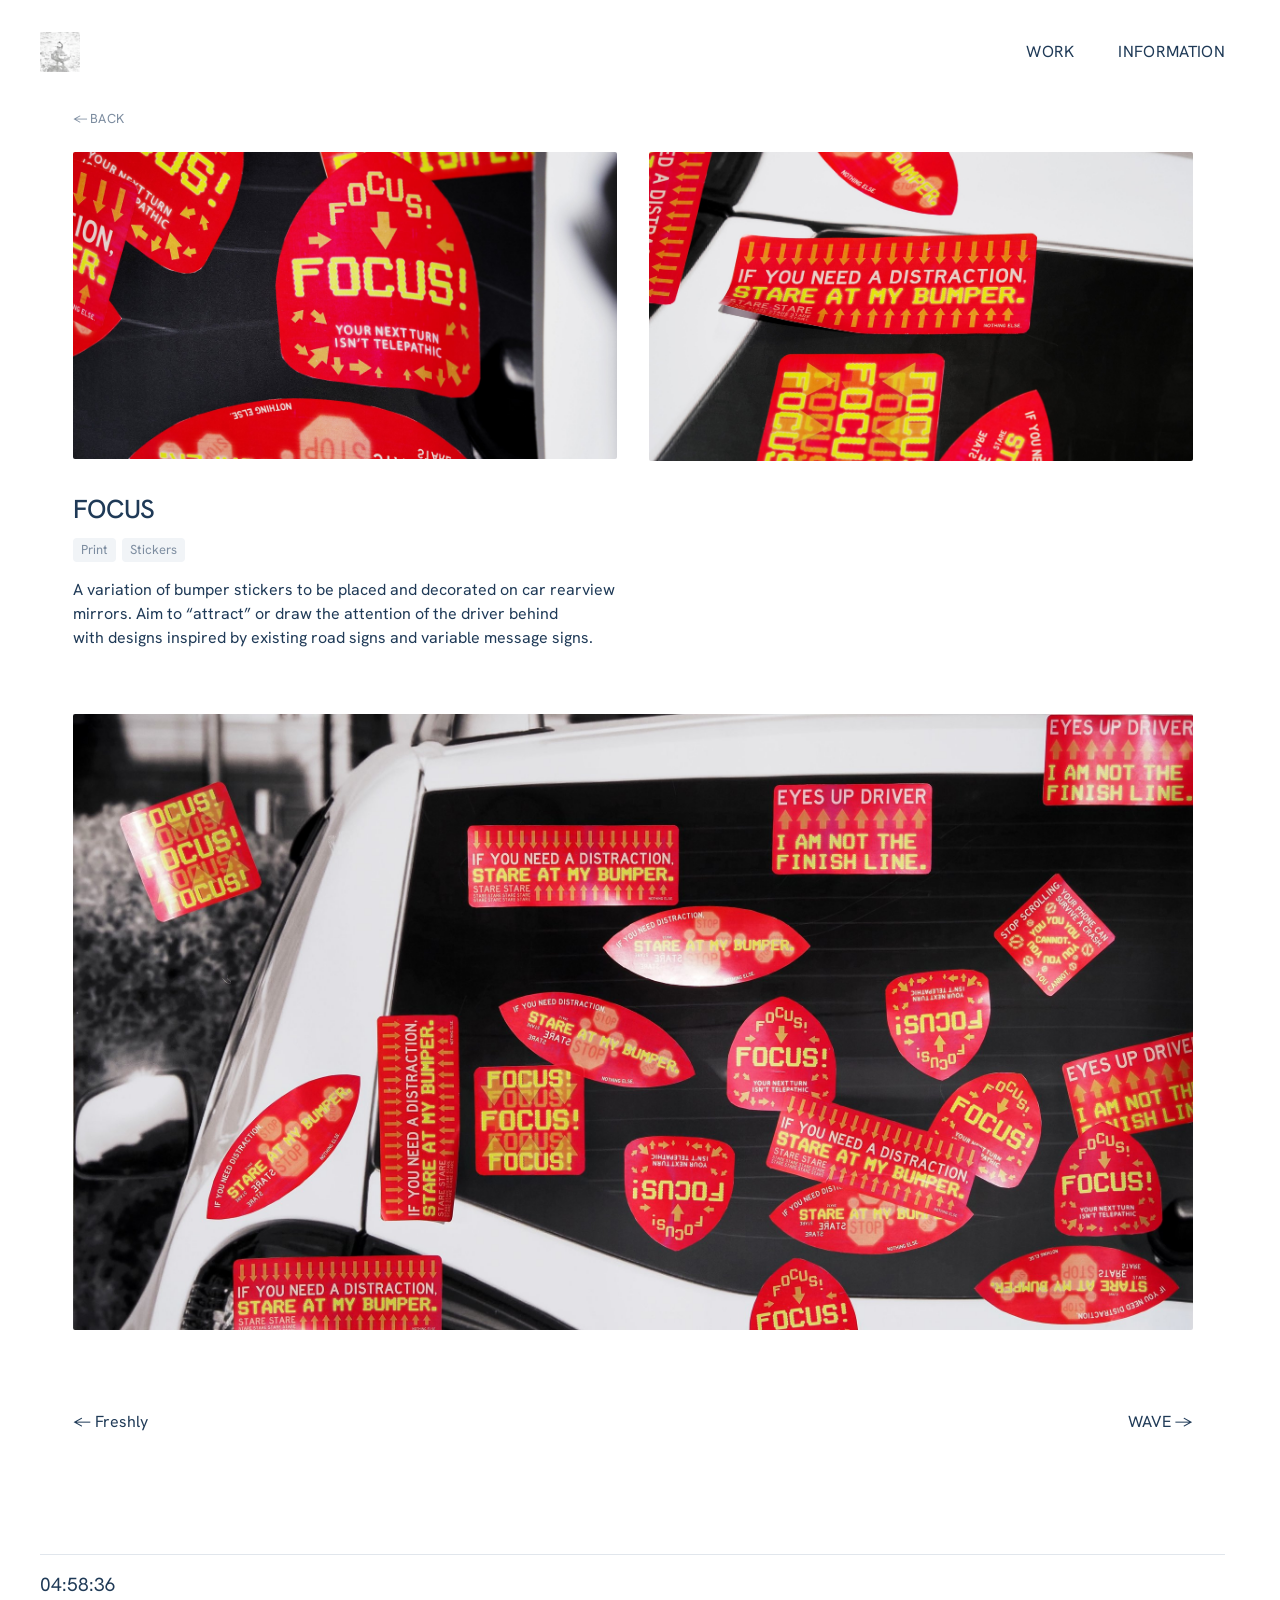
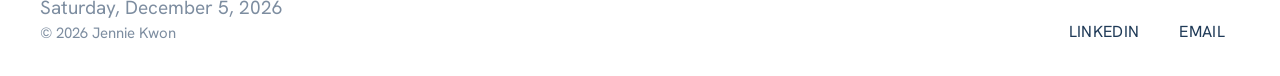
<file: focus.html>
<!doctype html>
<html lang="en">
<head>
<meta charset="utf-8">
<meta name="viewport" content="width=device-width, initial-scale=1">
<title>Jennie Kwon</title>
<meta name="description" content="A variation of bumper stickers to be placed and decorated on car rearview mirrors. Aim to “attract” or draw the attention of the driver behind with designs inspired by existing road signs and variable message signs.">
<link rel="preconnect" href="https://fonts.googleapis.com"><link rel="preconnect" href="https://fonts.gstatic.com" crossorigin><link href="https://fonts.googleapis.com/css2?family=Hanken+Grotesk:wght@400;500;700&display=swap" rel="stylesheet">
<link rel="icon" type="image/png" sizes="32x32" href="img/favicon-32.png?v=4">
<link rel="icon" type="image/png" href="img/favicon.png?v=4">
<link rel="apple-touch-icon" href="img/apple-touch-icon.png?v=4">
<script type="speculationrules">{"prerender":[{"where":{"href_matches":"/*"},"eagerness":"moderate"}]}</script>
<link rel="stylesheet" href="css/site.css?v=39">
</head>
<body>
<nav class="nav">
  <a class="nav-home" href="./" aria-label="Jennie Kwon, home"><img src="img/favicon.png?v=4" alt="" width="40" height="40"></a>
  <div class="nav-links">
    <a class="label plain" href="./">Work</a>
    <a class="label nav-link" href="information">Information</a>
  </div>
</nav>
<main class="project">
  <div class="wrap project-in">
    <a class="label inline back" href="./">← Back</a>
    <div class="duo">
      <img class="shot" src="img/focus-cover.jpg" alt="FOCUS" fetchpriority="high" width="2400" height="1352">
      <img class="shot" src="img/focus-thumb.jpg" alt="FOCUS" fetchpriority="high" width="2400" height="1363">
    </div>
    <div class="details details-pair">
      <div class="title-col"><h1 class="heading">FOCUS</h1><div class="tags"><span class="tag">print</span><span class="tag">stickers</span></div></div>
      <div class="desc-col"><p class="body desc-fill">A variation of bumper stickers to be placed and decorated on car rearview mirrors. Aim to “attract” or draw the attention of the driver behind with designs inspired by existing road signs and variable message signs.</p></div>
    </div>
    <div class="gallery two-up">
    <img class="shot" src="img/focus-02.jpg" alt="FOCUS" loading="lazy" width="2400" height="1320">
    </div>
    <div class="pager"><a class="body plain" href="freshly">← Freshly</a><a class="body plain" href="wave">WAVE →</a></div>
  </div>
</main>
<footer class="footer">
  <div class="footer-in">
    <div class="closing">
      <div class="clock"><span id="clock-time" class="time"></span><span id="clock-date" class="date"></span></div>
      <p class="small">© 2026 Jennie Kwon</p>
    </div>
    <div class="footer-links">
      <a class="label plain" href="http://www.linkedin.com/in/jennienhkwon" target="_blank" rel="noopener">LinkedIn</a>
      <a class="label plain" href="contact">Email</a>
    </div>
  </div>
</footer>
<script src="js/site.js?v=31"></script>
</body>
</html>
</file>
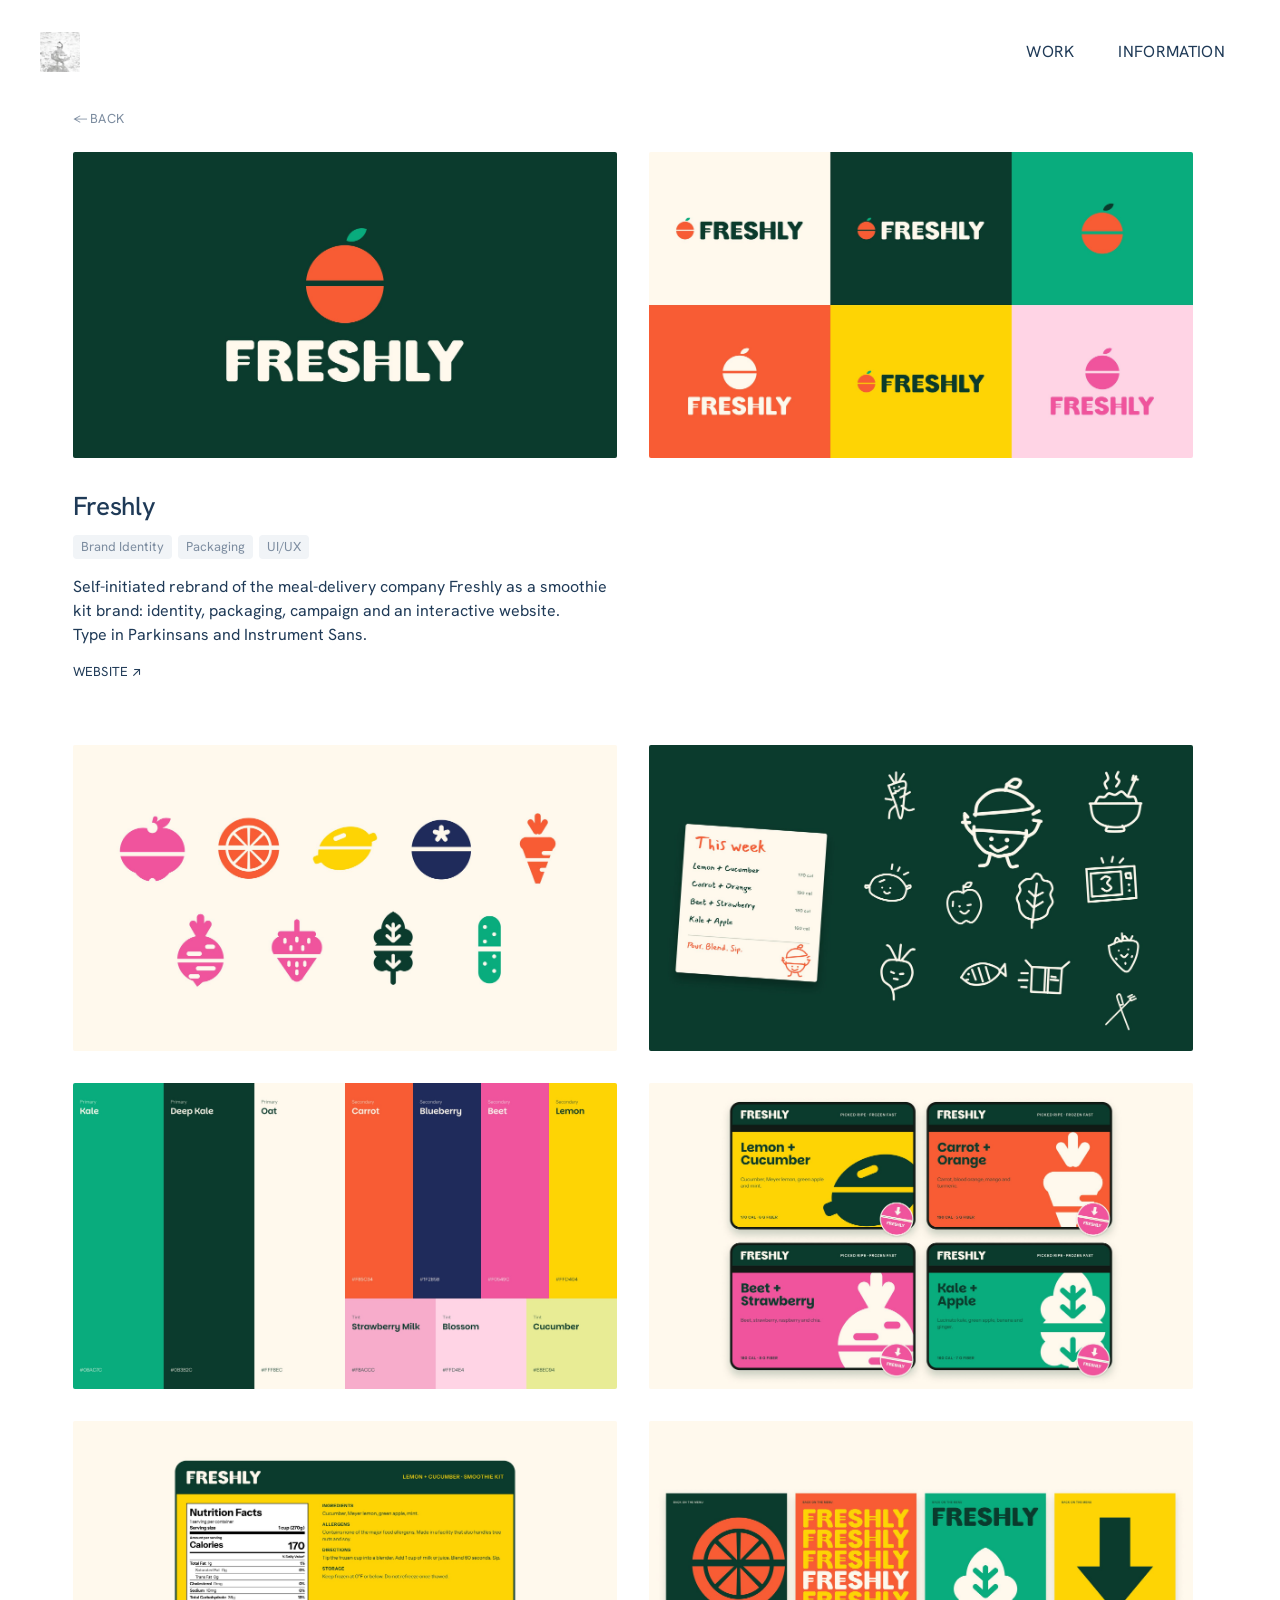
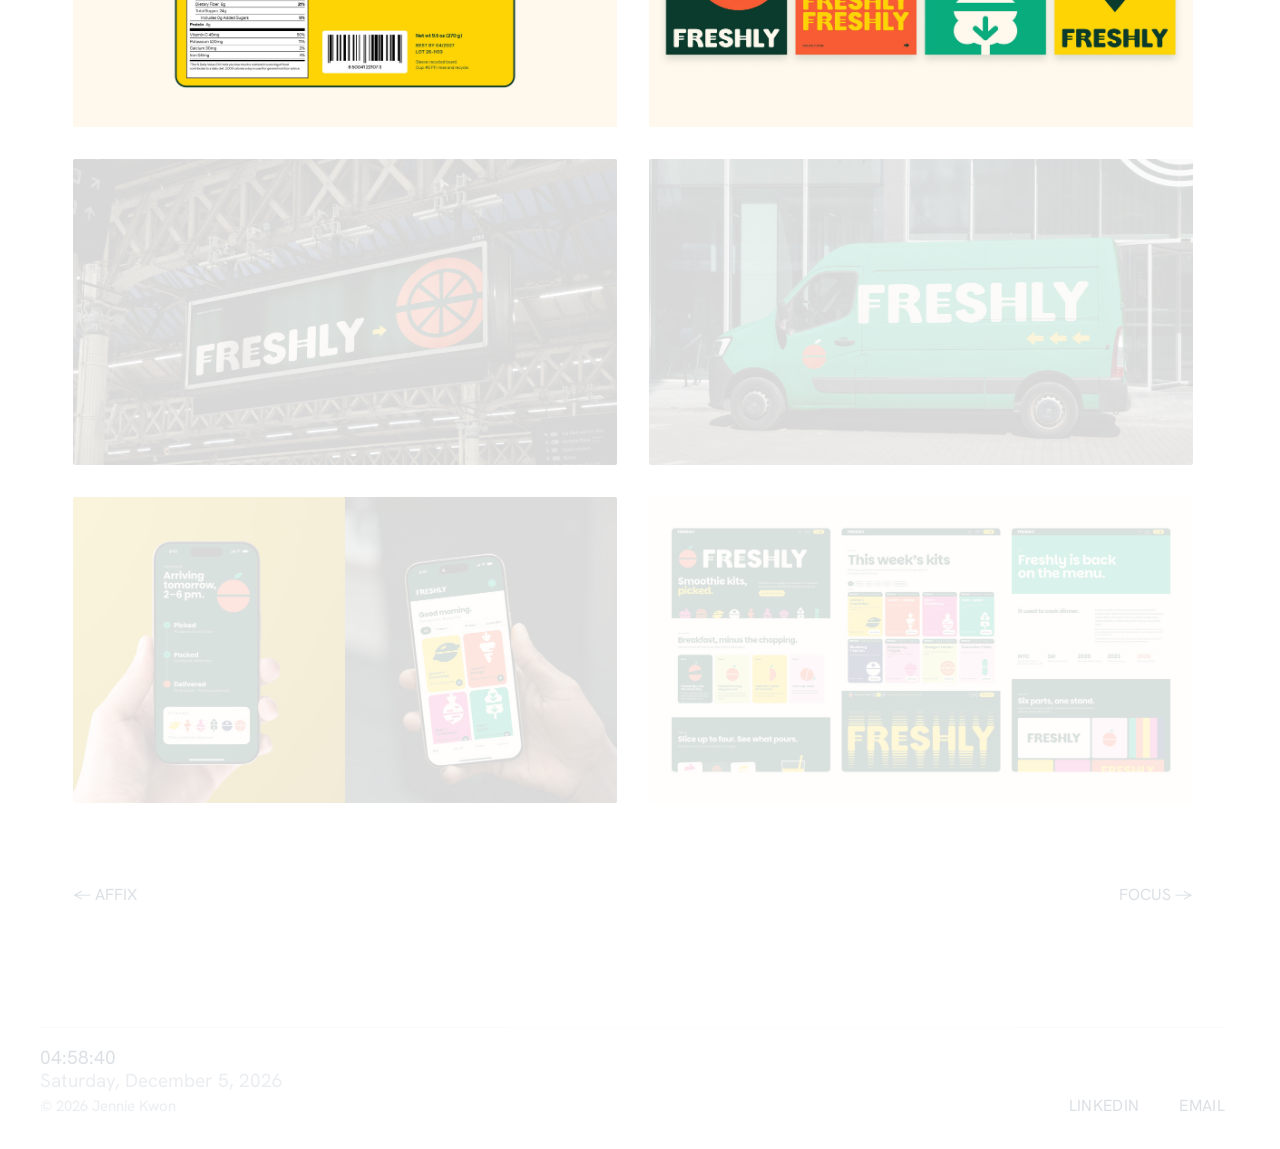
<file: freshly.html>
<!doctype html>
<html lang="en">
<head>
<meta charset="utf-8">
<meta name="viewport" content="width=device-width, initial-scale=1">
<title>Jennie Kwon</title>
<meta name="description" content="Self-initiated rebrand of the meal-delivery company Freshly as a smoothie kit brand: identity, packaging, campaign and an interactive website. Type in Parkinsans and Instrument Sans.">
<link rel="preconnect" href="https://fonts.googleapis.com"><link rel="preconnect" href="https://fonts.gstatic.com" crossorigin><link href="https://fonts.googleapis.com/css2?family=Hanken+Grotesk:wght@400;500;700&display=swap" rel="stylesheet">
<link rel="icon" type="image/png" sizes="32x32" href="img/favicon-32.png?v=4">
<link rel="icon" type="image/png" href="img/favicon.png?v=4">
<link rel="apple-touch-icon" href="img/apple-touch-icon.png?v=4">
<script type="speculationrules">{"prerender":[{"where":{"href_matches":"/*"},"eagerness":"moderate"}]}</script>
<link rel="stylesheet" href="css/site.css?v=39">
</head>
<body>
<nav class="nav">
  <a class="nav-home" href="./" aria-label="Jennie Kwon, home"><img src="img/favicon.png?v=4" alt="" width="40" height="40"></a>
  <div class="nav-links">
    <a class="label plain" href="./">Work</a>
    <a class="label nav-link" href="information">Information</a>
  </div>
</nav>
<main class="project">
  <div class="wrap project-in">
    <a class="label inline back" href="./">← Back</a>
    <div class="duo">
      <img class="shot" src="img/freshly-cover.jpg" alt="Freshly" fetchpriority="high" width="2400" height="1350">
      <img class="shot" src="img/freshly-01.jpg" alt="Freshly" fetchpriority="high" width="2400" height="1350">
    </div>
    <div class="details details-pair">
      <div class="title-col"><h1 class="heading">Freshly</h1><div class="tags"><span class="tag">brand identity</span><span class="tag">packaging</span><span class="tag">UI/UX</span></div></div>
      <div class="desc-col"><p class="body desc-fill">Self-initiated rebrand of the meal-delivery company Freshly as a smoothie kit brand: identity, packaging, campaign and an interactive website. Type in Parkinsans and <span class="nowrap">Instrument Sans.</span></p><a class="label plain" href="https://jkwon20241.github.io/freshly/" target="_blank" rel="noopener">Website ↗︎</a></div>
    </div>
    <div class="gallery two-up">
    <img class="shot" src="img/freshly-03.jpg" alt="Freshly" loading="lazy" width="2400" height="1350">
    <img class="shot" src="img/freshly-thumb.jpg" alt="Freshly" loading="lazy" width="2400" height="1350">
    <img class="shot" src="img/freshly-05.jpg?v=20261115d" alt="Freshly" loading="lazy" width="2400" height="1350">
    <img class="shot" src="img/freshly-07.jpg" alt="Freshly" loading="lazy" width="2400" height="1350">
    <img class="shot" src="img/freshly-15.jpg" alt="Freshly" loading="lazy" width="2400" height="1350">
    <img class="shot" src="img/freshly-08.jpg" alt="Freshly" loading="lazy" width="2400" height="1350">
    <img class="shot" src="img/freshly-09.jpg" alt="Freshly" loading="lazy" width="2400" height="1350">
    <img class="shot" src="img/freshly-11.jpg" alt="Freshly" loading="lazy" width="2400" height="1350">
    <img class="shot" src="img/freshly-12.jpg" alt="Freshly" loading="lazy" width="2400" height="1350">
    <img class="shot" src="img/freshly-14.jpg" alt="Freshly" loading="lazy" width="2400" height="1350">
    </div>
    <div class="pager"><a class="body plain" href="affix">← AFFIX</a><a class="body plain" href="focus">FOCUS →</a></div>
  </div>
</main>
<footer class="footer">
  <div class="footer-in">
    <div class="closing">
      <div class="clock"><span id="clock-time" class="time"></span><span id="clock-date" class="date"></span></div>
      <p class="small">© 2026 Jennie Kwon</p>
    </div>
    <div class="footer-links">
      <a class="label plain" href="http://www.linkedin.com/in/jennienhkwon" target="_blank" rel="noopener">LinkedIn</a>
      <a class="label plain" href="contact">Email</a>
    </div>
  </div>
</footer>
<script src="js/site.js?v=31"></script>
</body>
</html>
</file>
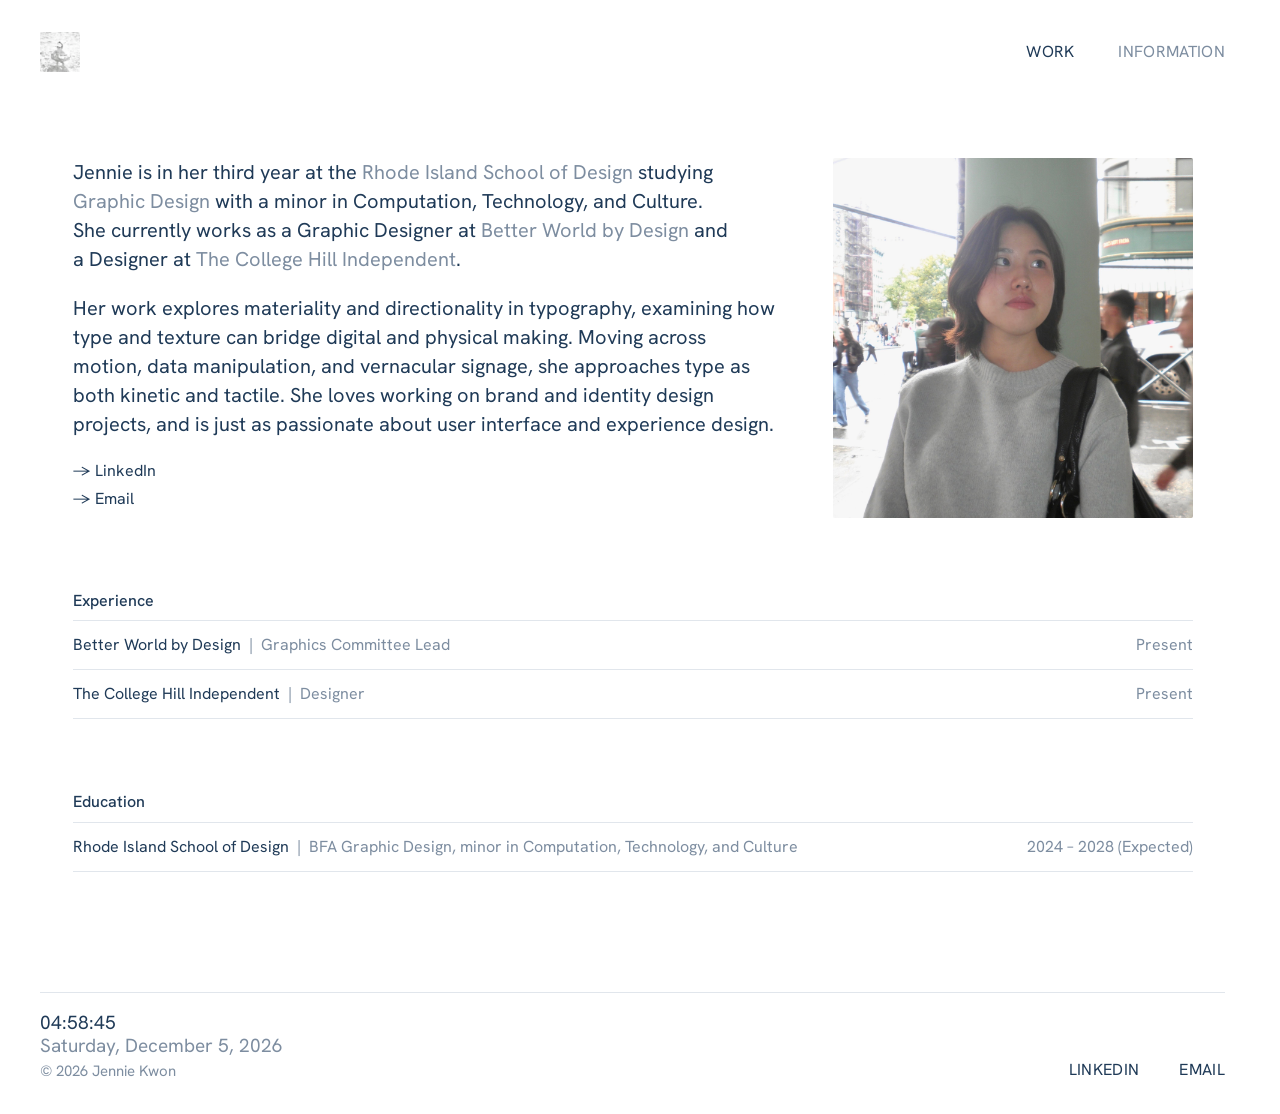
<file: information.html>
<!doctype html>
<html lang="en">
<head>
<meta charset="utf-8">
<meta name="viewport" content="width=device-width, initial-scale=1">
<title>Jennie Kwon</title>
<meta name="description" content="Jennie Kwon is a Korean-American graphic designer at RISD working across typography, motion, identity, UI/UX and publication design.">
<link rel="preconnect" href="https://fonts.googleapis.com"><link rel="preconnect" href="https://fonts.gstatic.com" crossorigin><link href="https://fonts.googleapis.com/css2?family=Hanken+Grotesk:wght@400;500;700&display=swap" rel="stylesheet">
<link rel="icon" type="image/png" sizes="32x32" href="img/favicon-32.png?v=4">
<link rel="icon" type="image/png" href="img/favicon.png?v=4">
<link rel="apple-touch-icon" href="img/apple-touch-icon.png?v=4">
<script type="speculationrules">{"prerender":[{"where":{"href_matches":"/*"},"eagerness":"moderate"}]}</script>
<link rel="stylesheet" href="css/site.css?v=39">
</head>
<body>
<nav class="nav">
  <a class="nav-home" href="./" aria-label="Jennie Kwon, home"><img src="img/favicon.png?v=4" alt="" width="40" height="40"></a>
  <div class="nav-links">
    <a class="label plain" href="./">Work</a>
    <a class="label nav-link" aria-current="page" href="information">Information</a>
  </div>
</nav>
<main class="info">
  <div class="wrap info-in">
    <section class="about">
      <div class="bio">
        <div class="bio-text">
          <p class="body">Jennie is in her third year at the <a class="inline" href="https://www.risd.edu/" target="_blank" rel="noopener" style="white-space: normal">Rhode&nbsp;Island School&nbsp;of&nbsp;Design</a> studying <a class="inline" href="https://risd.gd/" target="_blank" rel="noopener">Graphic Design</a> with a minor in Computation, Technology, and Culture. She currently works as a Graphic Designer at <a class="inline" href="https://betterworldxdesign.framer.website/" target="_blank" rel="noopener">Better World by Design</a> and a Designer at <a class="inline" href="https://www.theindy.org/" target="_blank" rel="noopener">The College Hill Independent</a>.</p>
          <p class="body">Her work explores materiality and directionality in typography, examining how type and texture can bridge digital and physical making. Moving across motion, data manipulation, and vernacular signage, she approaches type as both kinetic and tactile. She loves working on brand and identity design projects, and is just as passionate about user interface and experience design.</p>
        </div>
        <div class="contact">
          <a class="body plain" href="http://www.linkedin.com/in/jennienhkwon" target="_blank" rel="noopener">→ LinkedIn</a>
          <a class="body plain" href="contact">→ Email</a>
        </div>
      </div>
      <button class="portrait-btn" type="button" aria-label="Say hi"><img class="portrait" src="img/portrait.jpg" alt="Portrait of Jennie Kwon" width="2400" height="2400"><span class="hi" role="status" aria-live="polite">hi!</span></button>
    </section>
    <section class="list">
      <h2 class="sub">Experience</h2>
      <div class="row"><p class="body"><a class="plain" href="https://betterworldxdesign.framer.website/" target="_blank" rel="noopener">Better World by Design</a><span class="muted">&nbsp; | &nbsp;Graphics Committee Lead</span></p><p class="body muted">Present</p></div>
      <div class="row"><p class="body"><a class="plain" href="https://www.theindy.org/" target="_blank" rel="noopener">The College Hill Independent</a><span class="muted">&nbsp; | &nbsp;Designer</span></p><p class="body muted">Present</p></div>
    </section>
    <section class="list">
      <h2 class="sub">Education</h2>
      <div class="row"><p class="body"><a class="plain" href="https://www.risd.edu/" target="_blank" rel="noopener">Rhode Island School of Design</a><span class="muted">&nbsp; | &nbsp;BFA Graphic Design, minor in Computation, Technology, and Culture</span></p><p class="body muted">2024&nbsp;–&nbsp;2028&nbsp;(Expected)</p></div>
    </section>
  </div>
</main>
<footer class="footer">
  <div class="footer-in">
    <div class="closing">
      <div class="clock"><span id="clock-time" class="time"></span><span id="clock-date" class="date"></span></div>
      <p class="small">© 2026 Jennie Kwon</p>
    </div>
    <div class="footer-links">
      <a class="label plain" href="http://www.linkedin.com/in/jennienhkwon" target="_blank" rel="noopener">LinkedIn</a>
      <a class="label plain" href="contact">Email</a>
    </div>
  </div>
</footer>
<script src="js/site.js?v=31"></script>
</body>
</html>
</file>
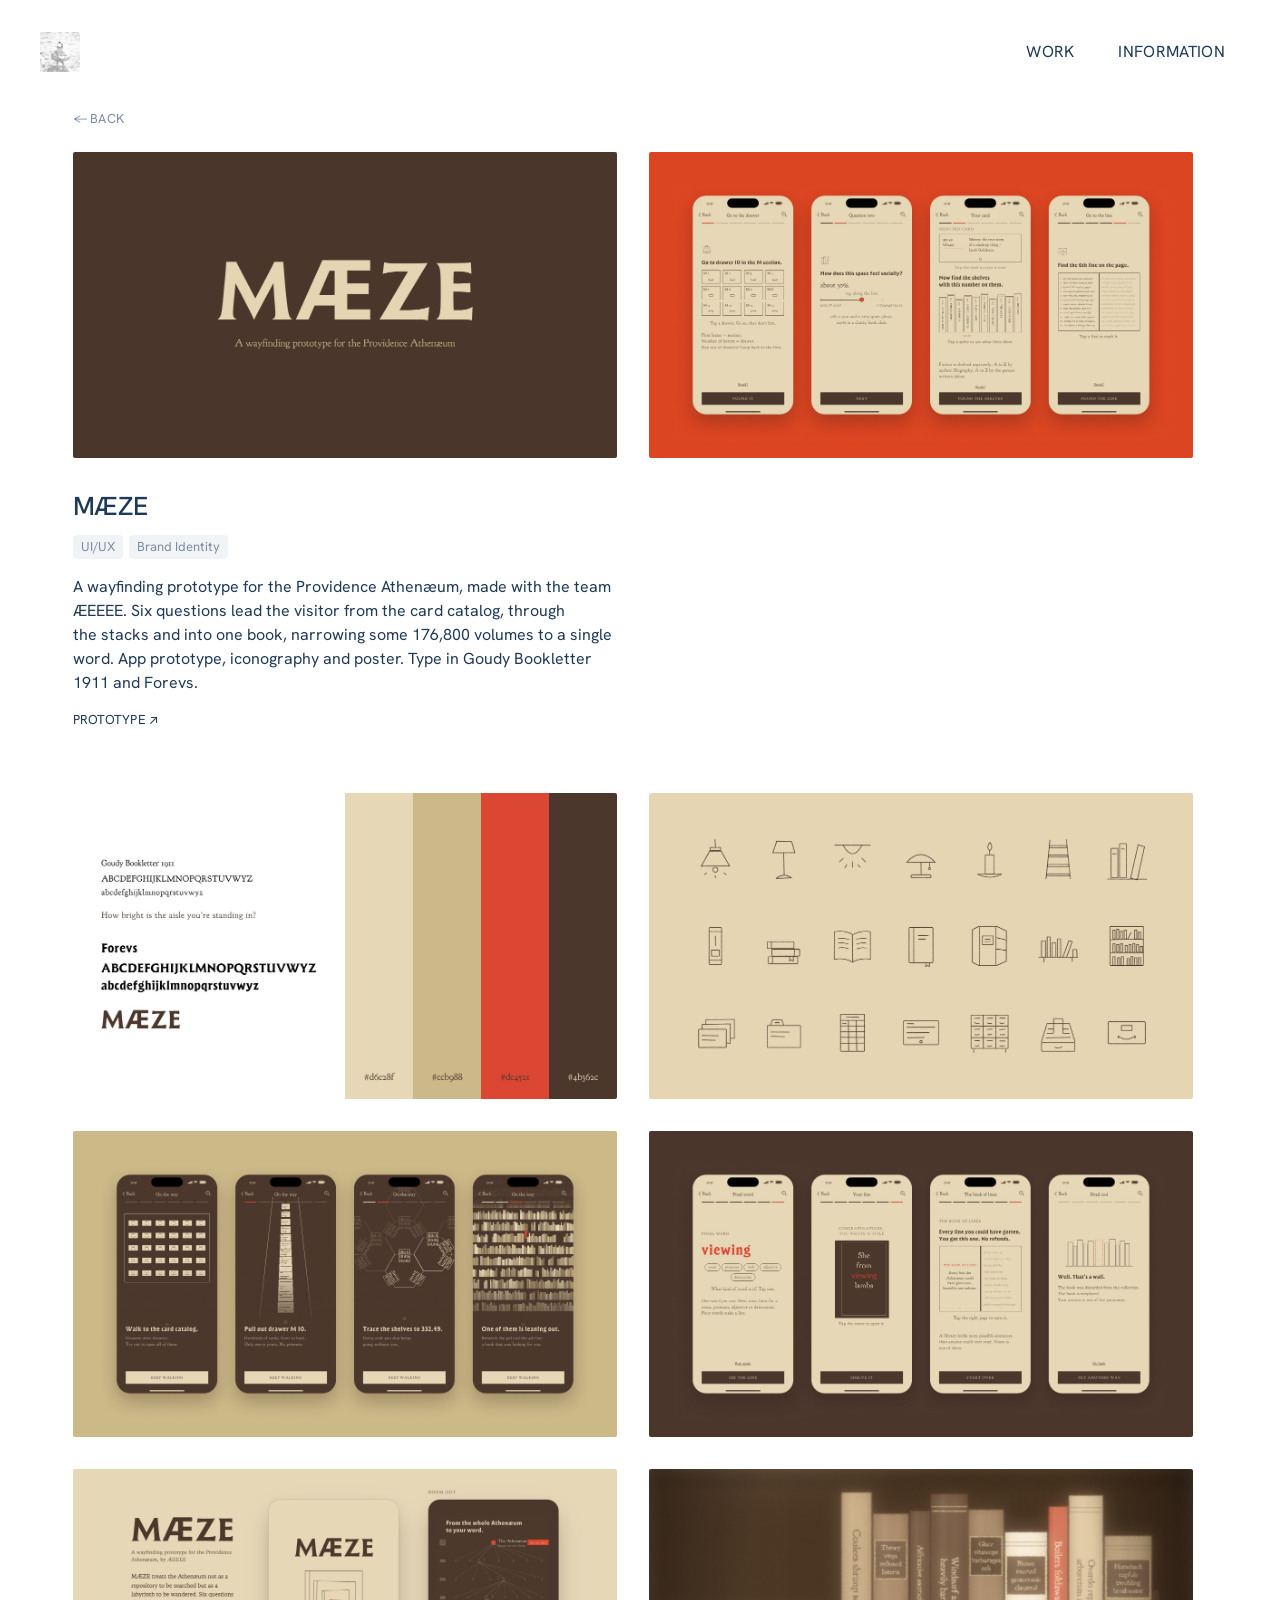
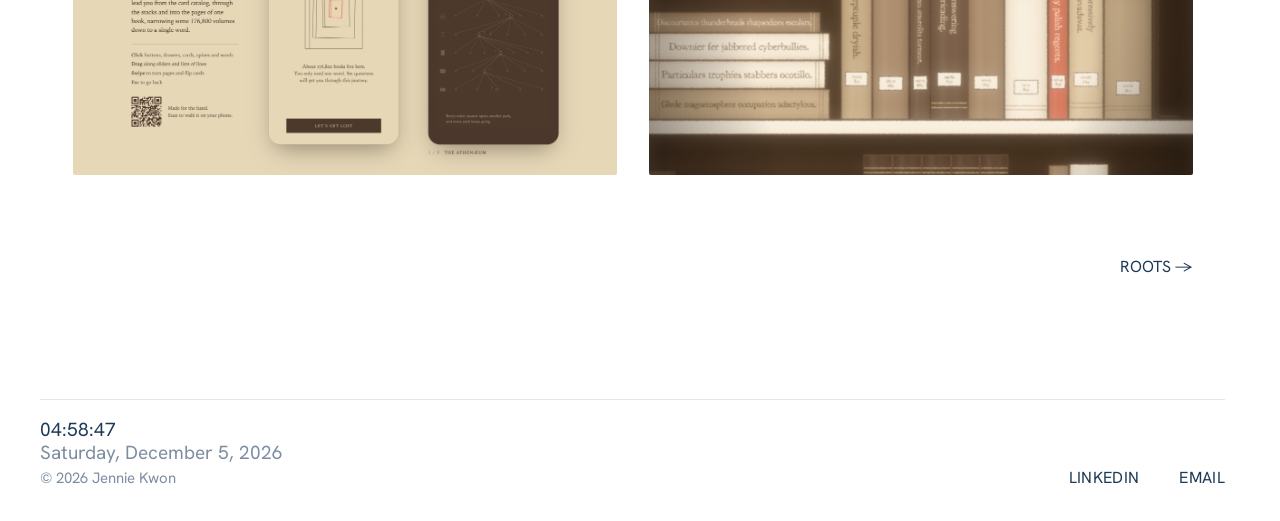
<file: maze.html>
<!doctype html>
<html lang="en">
<head>
<meta charset="utf-8">
<meta name="viewport" content="width=device-width, initial-scale=1">
<title>Jennie Kwon</title>
<meta name="description" content="A wayfinding prototype for the Providence Athenæum, made with the team ÆEEEE. Six questions lead the visitor from the card catalog, through the stacks and into one book, narrowing some 176,800 volumes to a single word. App&nbsp;prototype, iconography and poster. Type in Goudy Bookletter 1911 and Forevs.">
<link rel="preconnect" href="https://fonts.googleapis.com"><link rel="preconnect" href="https://fonts.gstatic.com" crossorigin><link href="https://fonts.googleapis.com/css2?family=Hanken+Grotesk:wght@400;500;700&display=swap" rel="stylesheet">
<link rel="icon" type="image/png" sizes="32x32" href="img/favicon-32.png?v=4">
<link rel="icon" type="image/png" href="img/favicon.png?v=4">
<link rel="apple-touch-icon" href="img/apple-touch-icon.png?v=4">
<script type="speculationrules">{"prerender":[{"where":{"href_matches":"/*"},"eagerness":"moderate"}]}</script>
<link rel="stylesheet" href="css/site.css?v=39">
</head>
<body>
<nav class="nav">
  <a class="nav-home" href="./" aria-label="Jennie Kwon, home"><img src="img/favicon.png?v=4" alt="" width="40" height="40"></a>
  <div class="nav-links">
    <a class="label plain" href="./">Work</a>
    <a class="label nav-link" href="information">Information</a>
  </div>
</nav>
<main class="project">
  <div class="wrap project-in">
    <a class="label inline back" href="./">← Back</a>
    <div class="duo">
      <img class="shot" src="img/maze-cover.jpg" alt="MÆZE" fetchpriority="high" width="2400" height="1350">
      <img class="shot" src="img/maze-01.jpg?v=20261114f" alt="MÆZE" fetchpriority="high" width="2400" height="1350">
    </div>
    <div class="details details-pair">
      <div class="title-col"><h1 class="heading">MÆZE</h1><div class="tags"><span class="tag">UI/UX</span><span class="tag">brand identity</span></div></div>
      <div class="desc-col"><p class="body desc-fill">A wayfinding prototype for the Providence Athenæum, made with the team ÆEEEE. Six questions lead the visitor from the card catalog, through the stacks and into one book, narrowing some 176,800 volumes to a single word. App&nbsp;prototype, iconography and poster. Type in Goudy Bookletter 1911 and <span class="nowrap">Forevs.</span></p><a class="label plain" href="https://jkwon20241.github.io/maze/" target="_blank" rel="noopener">Prototype ↗︎</a></div>
    </div>
    <div class="gallery two-up">
    <img class="shot" src="img/maze-02.jpg?v=20261114h" alt="MÆZE" loading="lazy" width="2400" height="1350">
    <img class="shot" src="img/maze-03.jpg?v=20261114g" alt="MÆZE" loading="lazy" width="2400" height="1350">
    <img class="shot" src="img/maze-04.jpg?v=20261114f" alt="MÆZE" loading="lazy" width="2400" height="1350">
    <img class="shot" src="img/maze-05.jpg?v=20261114f" alt="MÆZE" loading="lazy" width="2400" height="1350">
    <img class="shot" src="img/maze-06.jpg?v=20261114c" alt="MÆZE" loading="lazy" width="2400" height="1350">
    <img class="shot" src="img/maze-07.jpg?v=20261114c" alt="MÆZE" loading="lazy" width="2400" height="1350">
    </div>
    <div class="pager"><span></span><a class="body plain" href="bwxd-roots">ROOTS →</a></div>
  </div>
</main>
<footer class="footer">
  <div class="footer-in">
    <div class="closing">
      <div class="clock"><span id="clock-time" class="time"></span><span id="clock-date" class="date"></span></div>
      <p class="small">© 2026 Jennie Kwon</p>
    </div>
    <div class="footer-links">
      <a class="label plain" href="http://www.linkedin.com/in/jennienhkwon" target="_blank" rel="noopener">LinkedIn</a>
      <a class="label plain" href="contact">Email</a>
    </div>
  </div>
</footer>
<script src="js/site.js?v=31"></script>
</body>
</html>
</file>
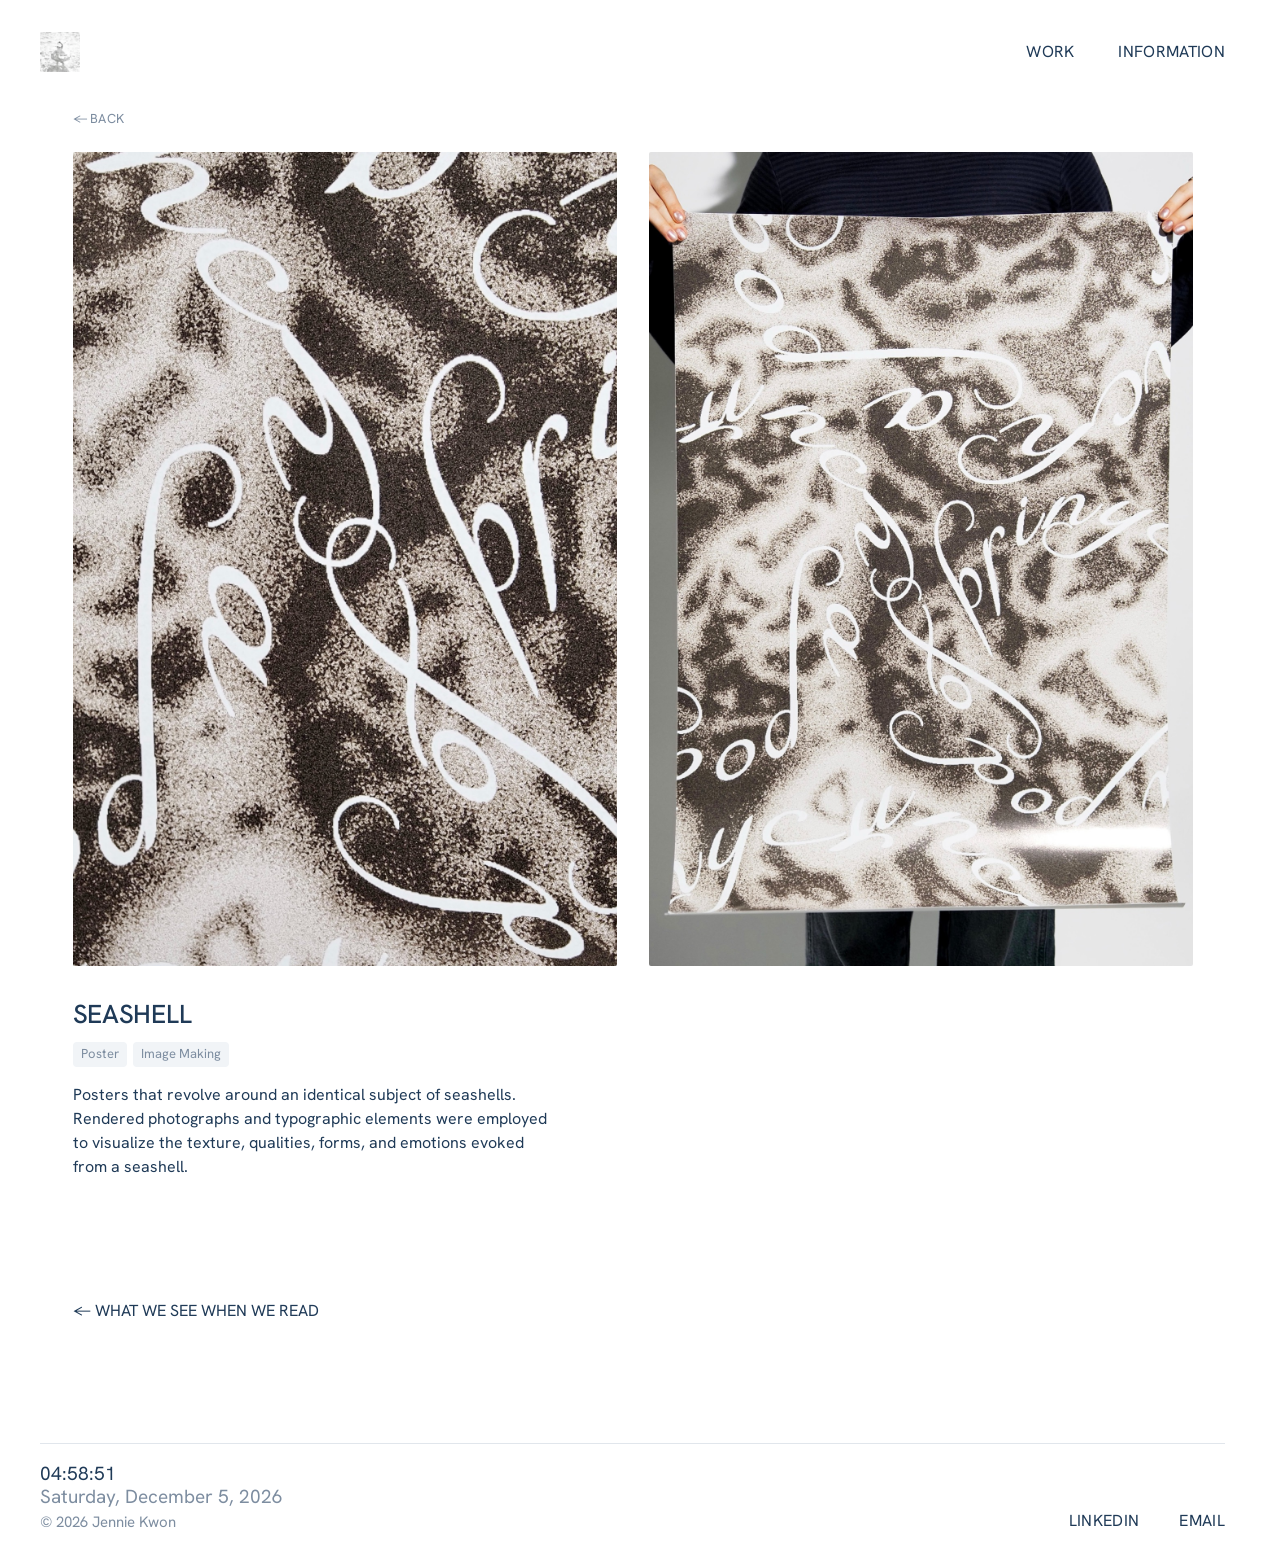
<file: seashell.html>
<!doctype html>
<html lang="en">
<head>
<meta charset="utf-8">
<meta name="viewport" content="width=device-width, initial-scale=1">
<title>Jennie Kwon</title>
<meta name="description" content="Posters that revolve around an identical subject of seashells. Rendered photographs and typographic elements were employed to visualize the texture, qualities, forms, and emotions evoked from a seashell.">
<link rel="preconnect" href="https://fonts.googleapis.com"><link rel="preconnect" href="https://fonts.gstatic.com" crossorigin><link href="https://fonts.googleapis.com/css2?family=Hanken+Grotesk:wght@400;500;700&display=swap" rel="stylesheet">
<link rel="icon" type="image/png" sizes="32x32" href="img/favicon-32.png?v=4">
<link rel="icon" type="image/png" href="img/favicon.png?v=4">
<link rel="apple-touch-icon" href="img/apple-touch-icon.png?v=4">
<script type="speculationrules">{"prerender":[{"where":{"href_matches":"/*"},"eagerness":"moderate"}]}</script>
<link rel="stylesheet" href="css/site.css?v=39">
</head>
<body>
<nav class="nav">
  <a class="nav-home" href="./" aria-label="Jennie Kwon, home"><img src="img/favicon.png?v=4" alt="" width="40" height="40"></a>
  <div class="nav-links">
    <a class="label plain" href="./">Work</a>
    <a class="label nav-link" href="information">Information</a>
  </div>
</nav>
<main class="project">
  <div class="wrap project-in">
    <a class="label inline back" href="./">← Back</a>
    <div class="poster-pair">
      <img class="shot" src="img/seashell-cover.jpg" alt="SEASHELL poster 1" fetchpriority="high" width="1347" height="2000">
      <img class="shot" src="img/seashell-thumb.jpg" alt="SEASHELL poster 2" fetchpriority="high" width="1337" height="2000">
    </div>
    <div class="details details-pair">
      <div class="title-col"><h1 class="heading">SEASHELL</h1><div class="tags"><span class="tag">poster</span><span class="tag">image making</span></div></div>
      <div class="desc-col"><p class="body desc-fill">Posters that revolve around an identical subject of seashells. Rendered photographs and typographic elements were employed to visualize the texture, qualities, forms, and emotions evoked from a seashell.</p></div>
    </div>
    <div class="pager"><a class="body plain" href="what-we-see-when-we-read">← WHAT WE SEE WHEN WE READ</a><span></span></div>
  </div>
</main>
<footer class="footer">
  <div class="footer-in">
    <div class="closing">
      <div class="clock"><span id="clock-time" class="time"></span><span id="clock-date" class="date"></span></div>
      <p class="small">© 2026 Jennie Kwon</p>
    </div>
    <div class="footer-links">
      <a class="label plain" href="http://www.linkedin.com/in/jennienhkwon" target="_blank" rel="noopener">LinkedIn</a>
      <a class="label plain" href="contact">Email</a>
    </div>
  </div>
</footer>
<script src="js/site.js?v=31"></script>
</body>
</html>
</file>
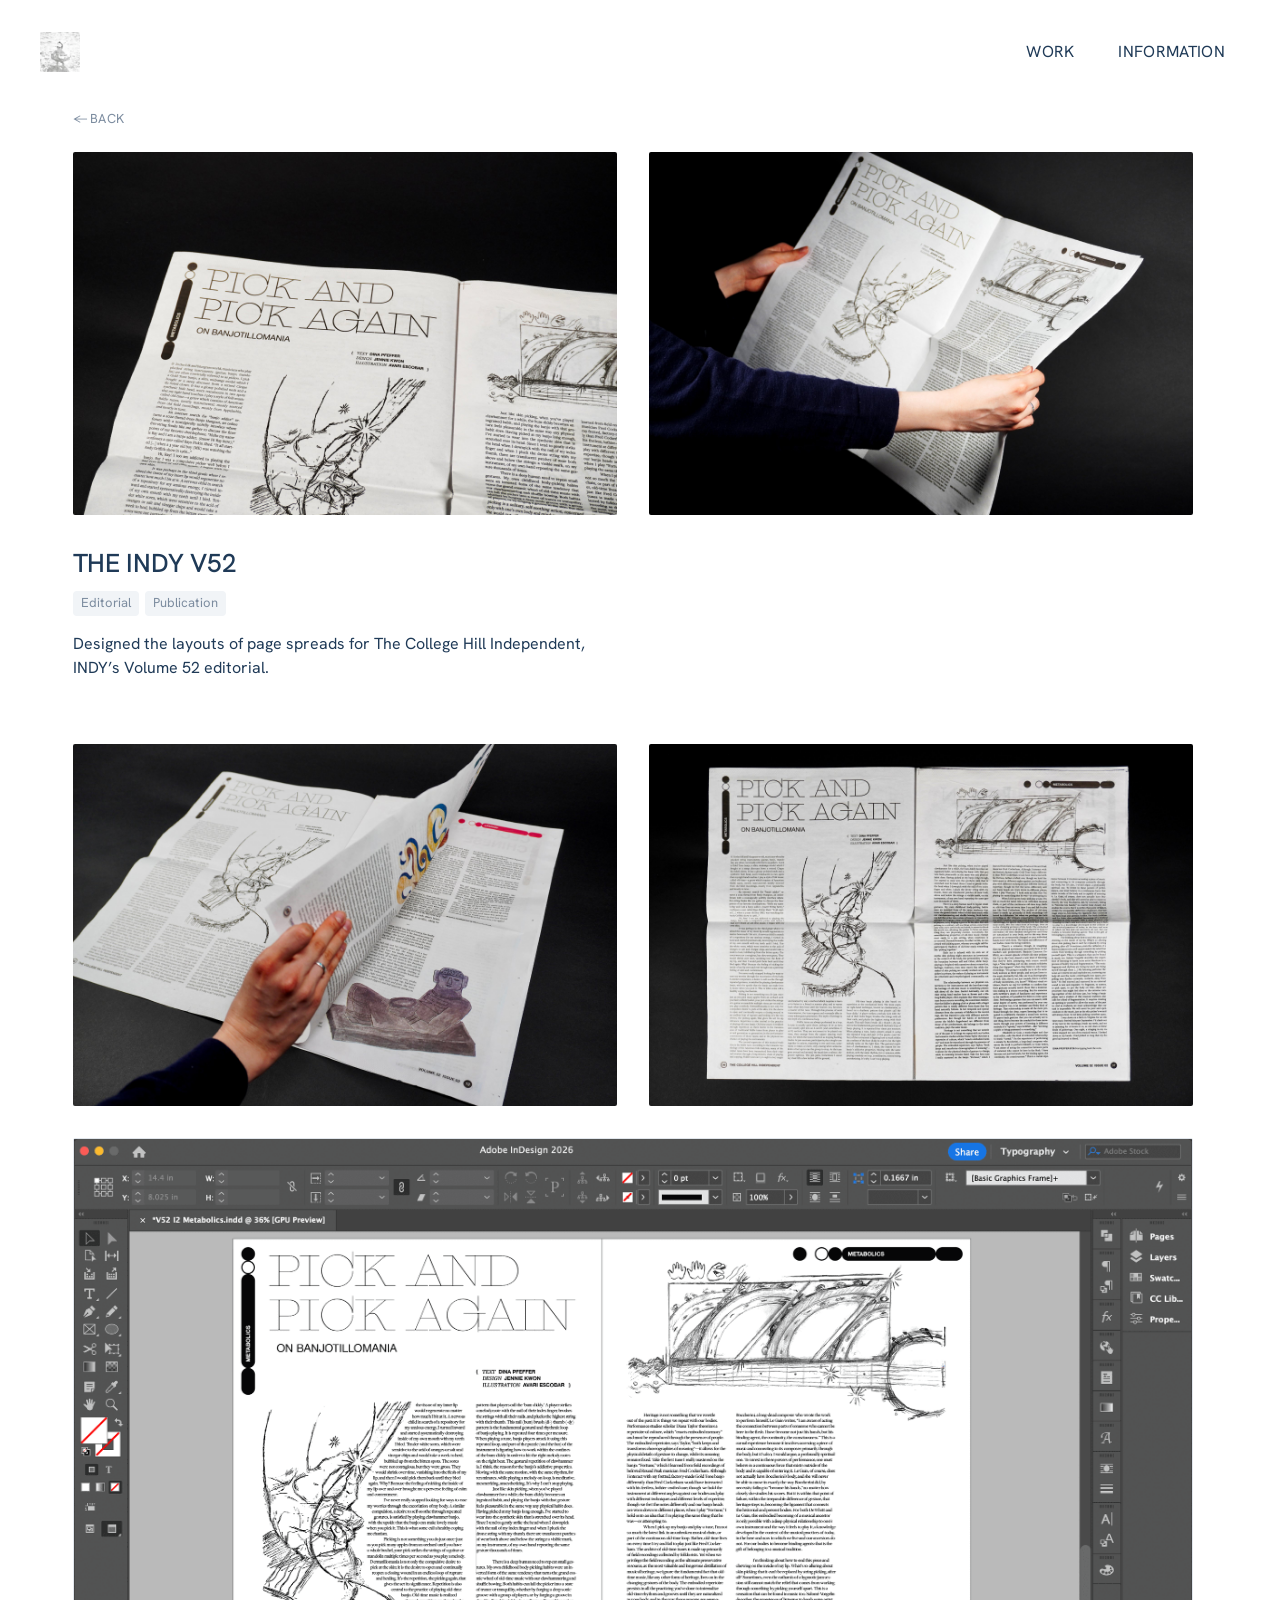
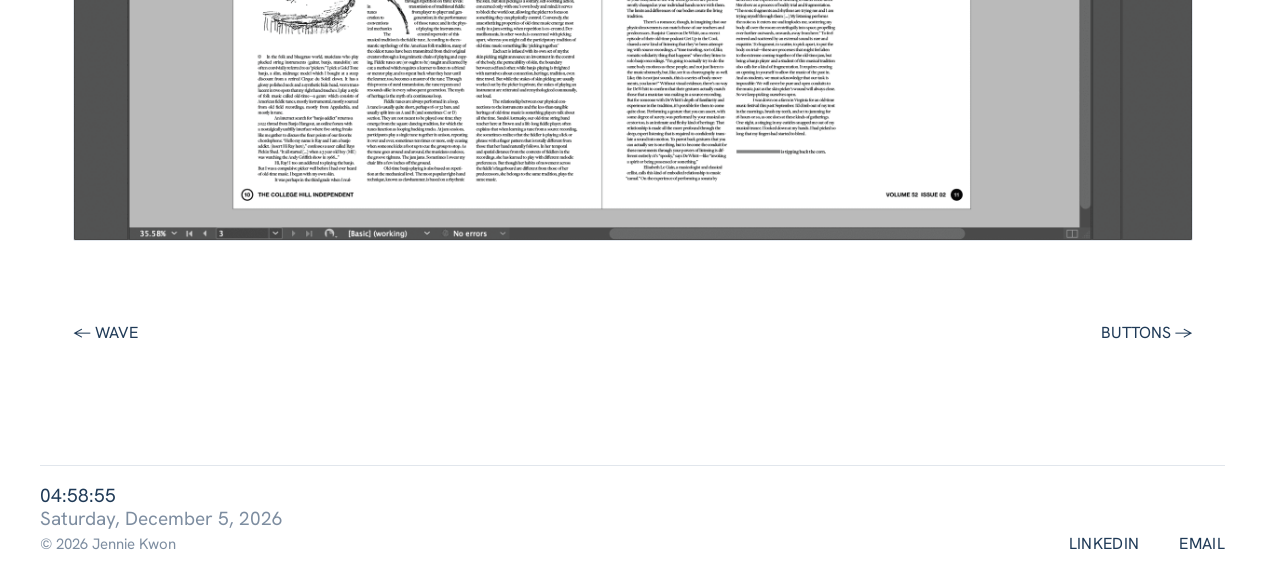
<file: the-indy-v52.html>
<!doctype html>
<html lang="en">
<head>
<meta charset="utf-8">
<meta name="viewport" content="width=device-width, initial-scale=1">
<title>Jennie Kwon</title>
<meta name="description" content="Designed the layouts of page spreads for The College Hill Independent, INDY’s Volume 52 editorial.">
<link rel="preconnect" href="https://fonts.googleapis.com"><link rel="preconnect" href="https://fonts.gstatic.com" crossorigin><link href="https://fonts.googleapis.com/css2?family=Hanken+Grotesk:wght@400;500;700&display=swap" rel="stylesheet">
<link rel="icon" type="image/png" sizes="32x32" href="img/favicon-32.png?v=4">
<link rel="icon" type="image/png" href="img/favicon.png?v=4">
<link rel="apple-touch-icon" href="img/apple-touch-icon.png?v=4">
<script type="speculationrules">{"prerender":[{"where":{"href_matches":"/*"},"eagerness":"moderate"}]}</script>
<link rel="stylesheet" href="css/site.css?v=39">
</head>
<body>
<nav class="nav">
  <a class="nav-home" href="./" aria-label="Jennie Kwon, home"><img src="img/favicon.png?v=4" alt="" width="40" height="40"></a>
  <div class="nav-links">
    <a class="label plain" href="./">Work</a>
    <a class="label nav-link" href="information">Information</a>
  </div>
</nav>
<main class="project">
  <div class="wrap project-in">
    <a class="label inline back" href="./">← Back</a>
    <div class="duo">
      <img class="shot" src="img/indy-cover.jpg" alt="THE INDY V52" fetchpriority="high" width="2400" height="1600">
      <img class="shot" src="img/indy-01.jpg" alt="THE INDY V52" fetchpriority="high" width="2400" height="1600">
    </div>
    <div class="details details-pair">
      <div class="title-col"><h1 class="heading">THE INDY V52</h1><div class="tags"><span class="tag">editorial</span><span class="tag">publication</span></div></div>
      <div class="desc-col"><p class="body desc-fill">Designed the layouts of page spreads for <span class="nowrap">The College Hill Independent,</span> INDY’s Volume 52 editorial.</p></div>
    </div>
    <div class="gallery two-up">
    <img class="shot" src="img/indy-02.jpg" alt="THE INDY V52" loading="lazy" width="2400" height="1600">
    <img class="shot" src="img/indy-thumb.jpg" alt="THE INDY V52" loading="lazy" width="2400" height="1600">
    </div>
    <section class="process">
      <img class="shot bordered" src="img/indy-process-1.png" alt="THE INDY V52 process" loading="lazy" width="2400" height="1505">
    </section>
    <div class="pager"><a class="body plain" href="wave">← WAVE</a><a class="body plain" href="buttons">BUTTONS →</a></div>
  </div>
</main>
<footer class="footer">
  <div class="footer-in">
    <div class="closing">
      <div class="clock"><span id="clock-time" class="time"></span><span id="clock-date" class="date"></span></div>
      <p class="small">© 2026 Jennie Kwon</p>
    </div>
    <div class="footer-links">
      <a class="label plain" href="http://www.linkedin.com/in/jennienhkwon" target="_blank" rel="noopener">LinkedIn</a>
      <a class="label plain" href="contact">Email</a>
    </div>
  </div>
</footer>
<script src="js/site.js?v=31"></script>
</body>
</html>
</file>
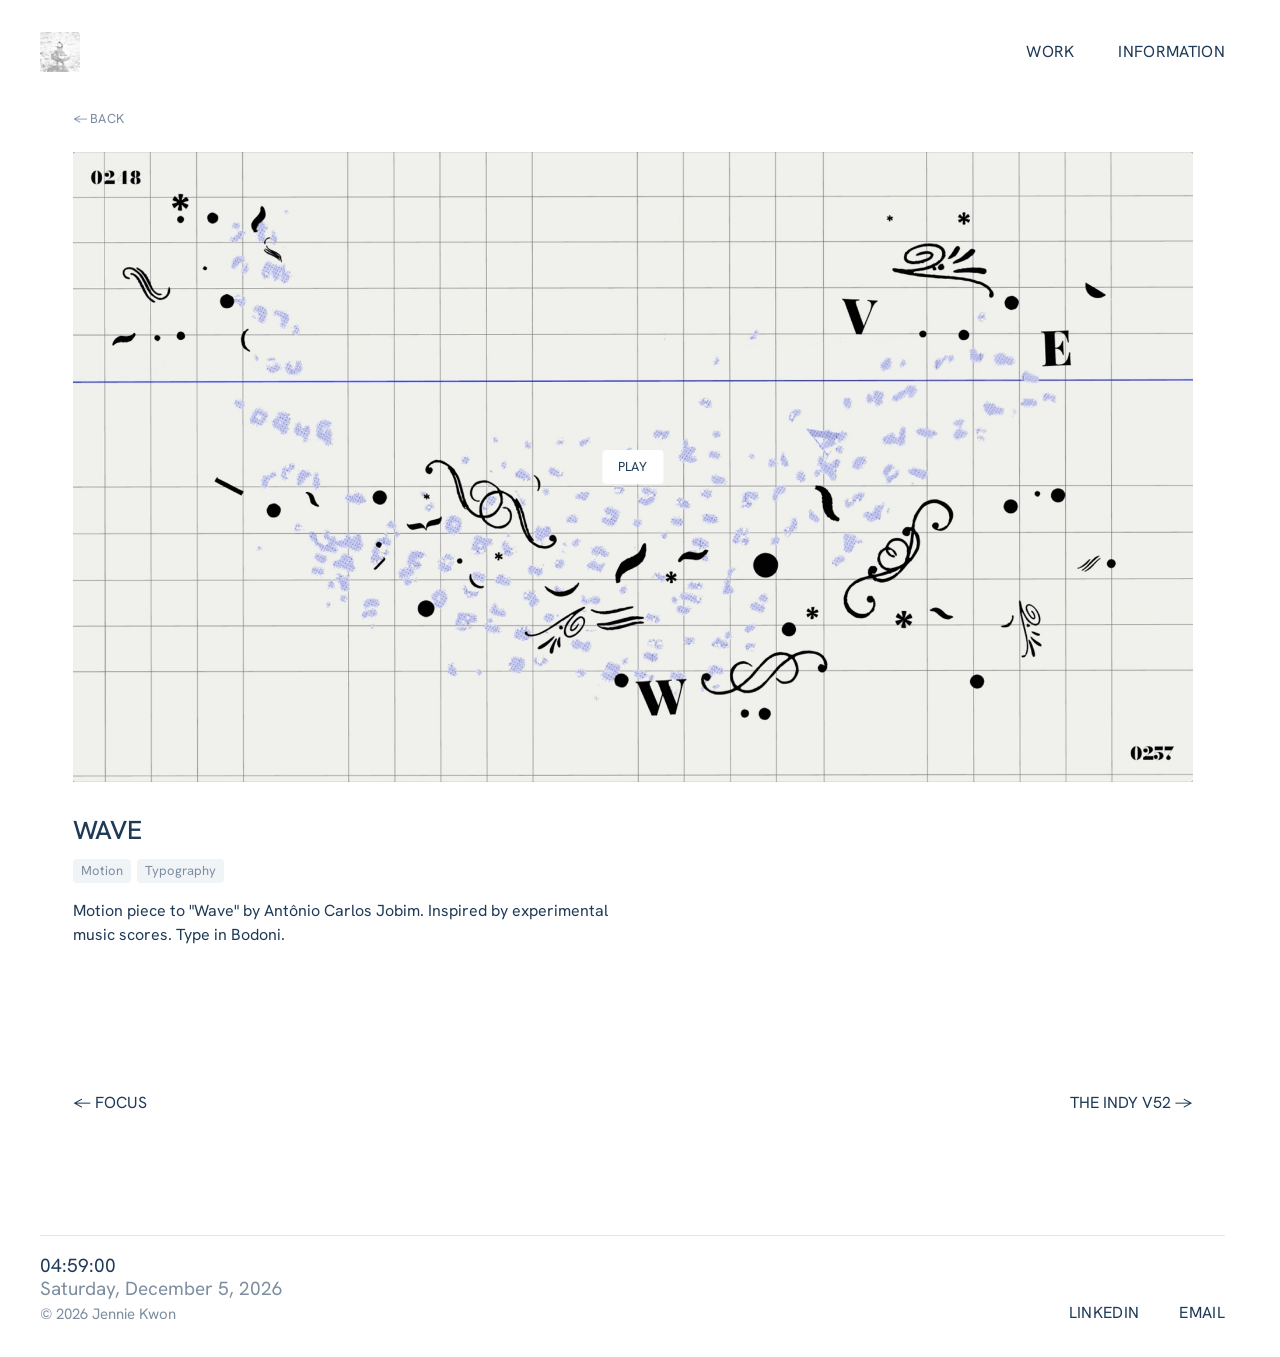
<file: wave.html>
<!doctype html>
<html lang="en">
<head>
<meta charset="utf-8">
<meta name="viewport" content="width=device-width, initial-scale=1">
<title>Jennie Kwon</title>
<meta name="description" content="Motion piece to &quot;Wave&quot; by Antônio Carlos Jobim. Inspired by experimental music scores. Type in Bodoni.">
<link rel="preconnect" href="https://fonts.googleapis.com"><link rel="preconnect" href="https://fonts.gstatic.com" crossorigin><link href="https://fonts.googleapis.com/css2?family=Hanken+Grotesk:wght@400;500;700&display=swap" rel="stylesheet">
<link rel="icon" type="image/png" sizes="32x32" href="img/favicon-32.png?v=4">
<link rel="icon" type="image/png" href="img/favicon.png?v=4">
<link rel="apple-touch-icon" href="img/apple-touch-icon.png?v=4">
<script type="speculationrules">{"prerender":[{"where":{"href_matches":"/*"},"eagerness":"moderate"}]}</script>
<link rel="stylesheet" href="css/site.css?v=39">
</head>
<body>
<nav class="nav">
  <a class="nav-home" href="./" aria-label="Jennie Kwon, home"><img src="img/favicon.png?v=4" alt="" width="40" height="40"></a>
  <div class="nav-links">
    <a class="label plain" href="./">Work</a>
    <a class="label nav-link" href="information">Information</a>
  </div>
</nav>
<main class="project">
  <div class="wrap project-in">
    <a class="label inline back" href="./">← Back</a>
    <button class="video" type="button" data-vimeo="1230943412" data-title="WAVE" aria-label="Play WAVE"><img src="img/wave-poster.jpg" alt="WAVE" width="1920" height="1080" fetchpriority="high"><span class="label play">Play</span></button>
    <div class="details">
      <div class="title-col"><h1 class="heading">WAVE</h1><div class="tags"><span class="tag">motion</span><span class="tag">typography</span></div></div>
      <div class="desc-col"><p class="body desc-fill">Motion piece to &quot;Wave&quot; by <span class="nowrap">Antônio Carlos Jobim.</span> Inspired by experimental music scores. Type in Bodoni.</p></div>
    </div>
    <div class="gallery">
    </div>
    <div class="pager"><a class="body plain" href="focus">← FOCUS</a><a class="body plain" href="the-indy-v52">THE INDY V52 →</a></div>
  </div>
</main>
<footer class="footer">
  <div class="footer-in">
    <div class="closing">
      <div class="clock"><span id="clock-time" class="time"></span><span id="clock-date" class="date"></span></div>
      <p class="small">© 2026 Jennie Kwon</p>
    </div>
    <div class="footer-links">
      <a class="label plain" href="http://www.linkedin.com/in/jennienhkwon" target="_blank" rel="noopener">LinkedIn</a>
      <a class="label plain" href="contact">Email</a>
    </div>
  </div>
</footer>
<script src="js/site.js?v=31"></script>
</body>
</html>
</file>
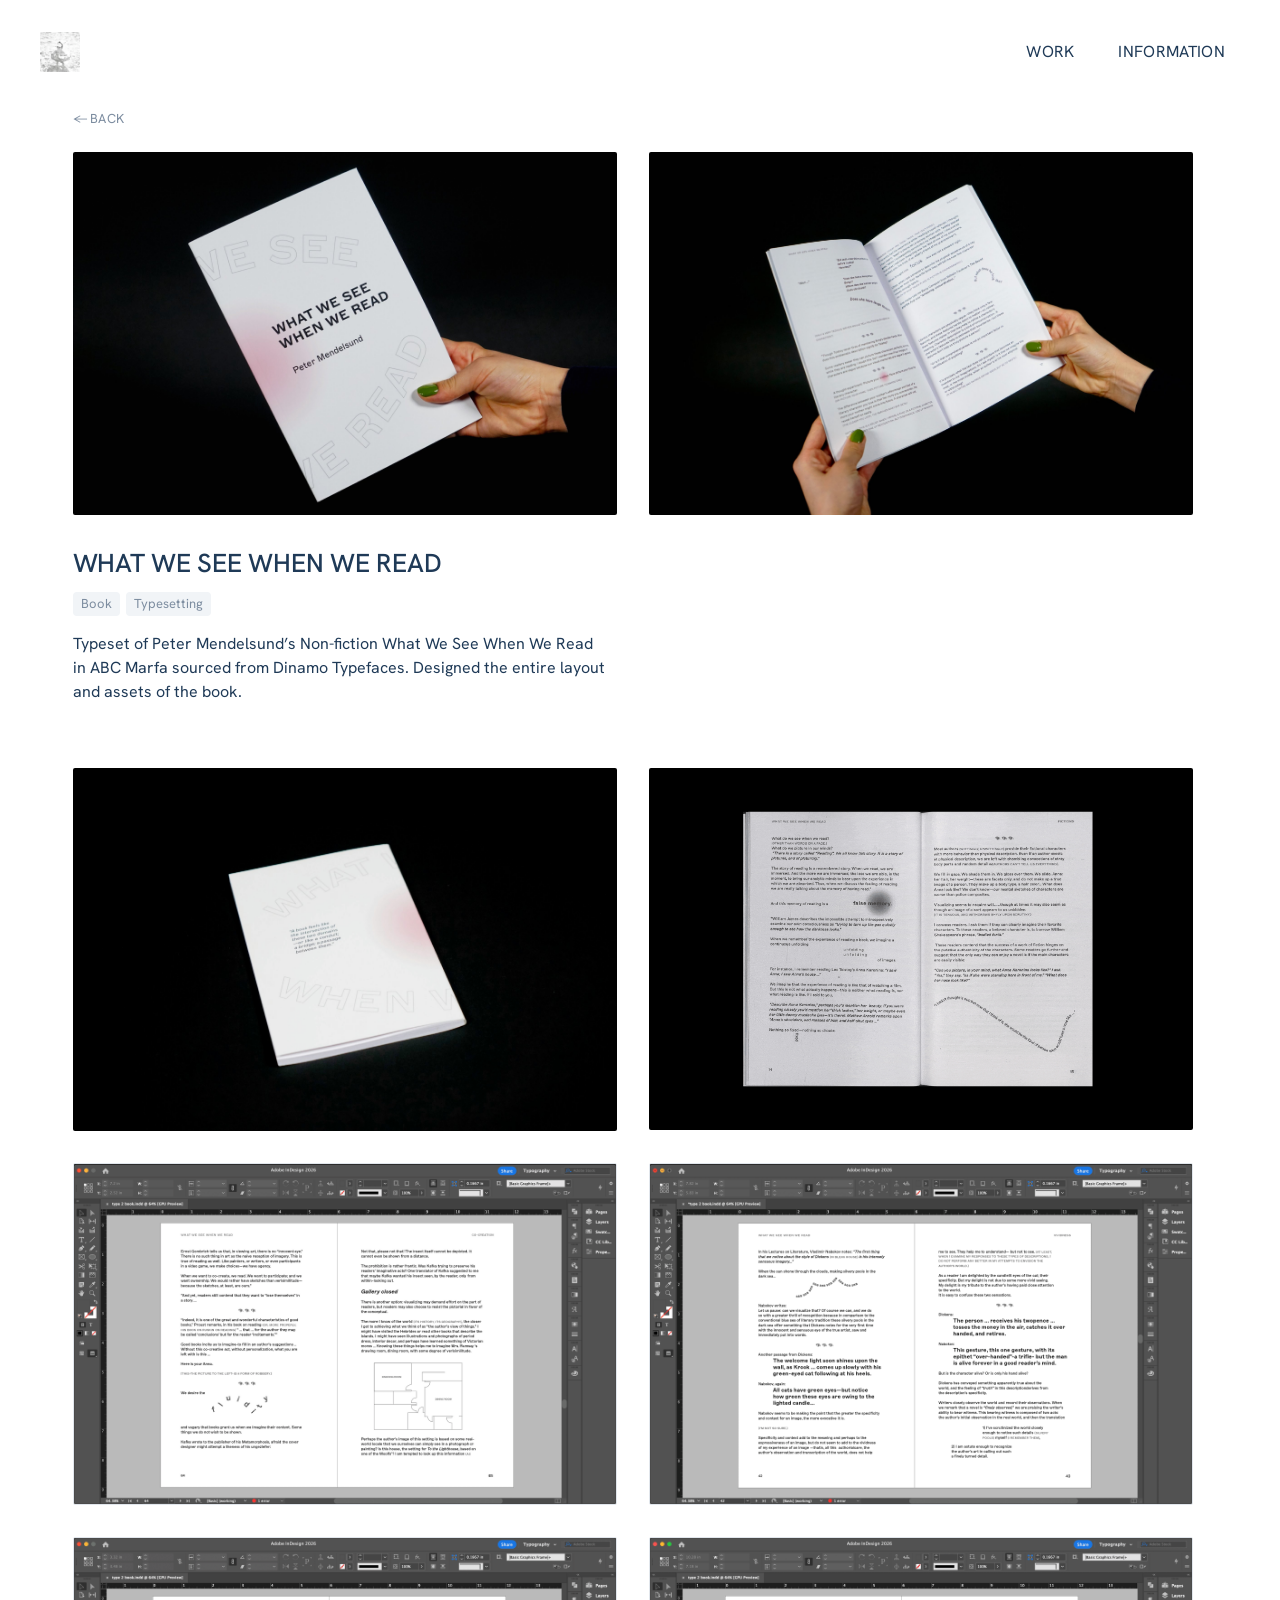
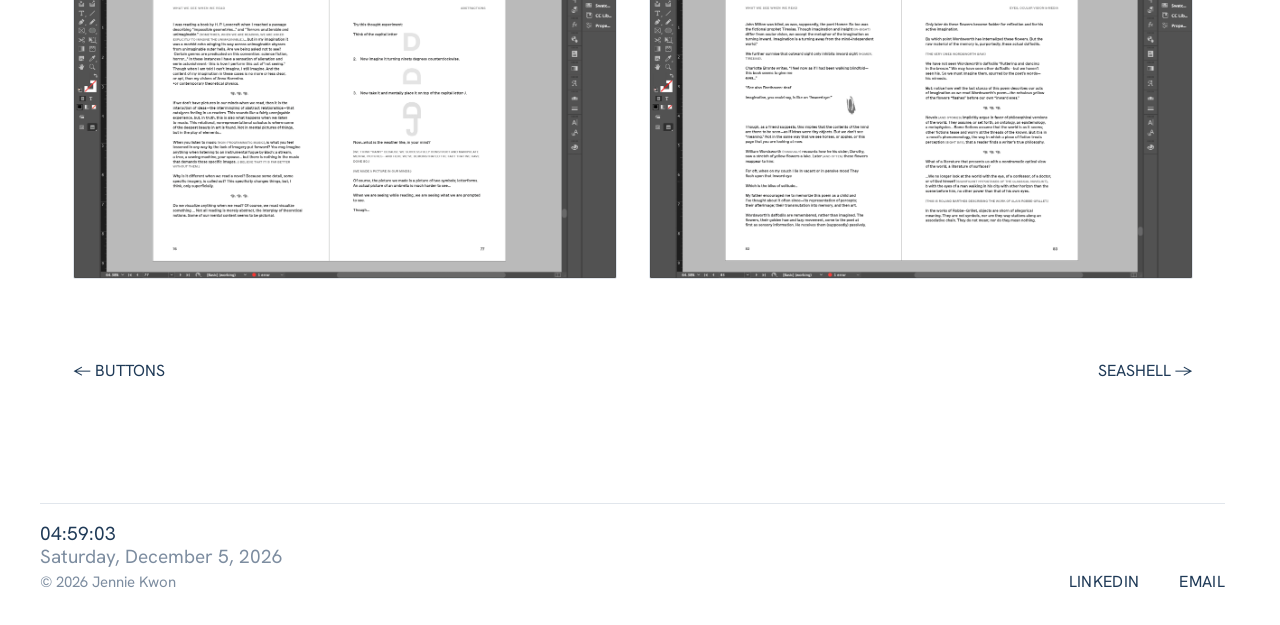
<file: what-we-see-when-we-read.html>
<!doctype html>
<html lang="en">
<head>
<meta charset="utf-8">
<meta name="viewport" content="width=device-width, initial-scale=1">
<title>Jennie Kwon</title>
<meta name="description" content="Typeset of Peter Mendelsund’s Non-fiction What We See When We Read in ABC Marfa sourced from Dinamo Typefaces. Designed the entire layout and assets of the book.">
<link rel="preconnect" href="https://fonts.googleapis.com"><link rel="preconnect" href="https://fonts.gstatic.com" crossorigin><link href="https://fonts.googleapis.com/css2?family=Hanken+Grotesk:wght@400;500;700&display=swap" rel="stylesheet">
<link rel="icon" type="image/png" sizes="32x32" href="img/favicon-32.png?v=4">
<link rel="icon" type="image/png" href="img/favicon.png?v=4">
<link rel="apple-touch-icon" href="img/apple-touch-icon.png?v=4">
<script type="speculationrules">{"prerender":[{"where":{"href_matches":"/*"},"eagerness":"moderate"}]}</script>
<link rel="stylesheet" href="css/site.css?v=39">
</head>
<body>
<nav class="nav">
  <a class="nav-home" href="./" aria-label="Jennie Kwon, home"><img src="img/favicon.png?v=4" alt="" width="40" height="40"></a>
  <div class="nav-links">
    <a class="label plain" href="./">Work</a>
    <a class="label nav-link" href="information">Information</a>
  </div>
</nav>
<main class="project">
  <div class="wrap project-in">
    <a class="label inline back" href="./">← Back</a>
    <div class="duo">
      <img class="shot" src="img/book-cover.jpg" alt="WHAT WE SEE WHEN WE READ" fetchpriority="high" width="2400" height="1600">
      <img class="shot" src="img/book-01.jpg" alt="WHAT WE SEE WHEN WE READ" fetchpriority="high" width="2400" height="1601">
    </div>
    <div class="details details-pair">
      <div class="title-col"><h1 class="heading">WHAT WE SEE WHEN WE READ</h1><div class="tags"><span class="tag">book</span><span class="tag">typesetting</span></div></div>
      <div class="desc-col"><p class="body desc-fill">Typeset of <span class="nowrap">Peter Mendelsund’s</span> Non-fiction <span class="nowrap">What We See When We Read</span> in <span class="nowrap">ABC Marfa</span> sourced from <span class="nowrap">Dinamo Typefaces.</span> Designed the entire layout and assets of the book.</p></div>
    </div>
    <div class="gallery two-up">
    <img class="shot" src="img/book-02.jpg" alt="WHAT WE SEE WHEN WE READ" loading="lazy" width="2400" height="1601">
    <img class="shot crop32" src="img/book-thumb.gif" alt="WHAT WE SEE WHEN WE READ" loading="lazy" width="1800" height="1350">
    </div>
    <section class="process">
      <img class="shot bordered" src="img/book-process-1.png" alt="WHAT WE SEE WHEN WE READ process" loading="lazy" width="2400" height="1508">
      <img class="shot bordered" src="img/book-process-2.png" alt="WHAT WE SEE WHEN WE READ process" loading="lazy" width="2400" height="1508">
      <img class="shot bordered" src="img/book-process-3.png" alt="WHAT WE SEE WHEN WE READ process" loading="lazy" width="2400" height="1506">
      <img class="shot bordered" src="img/book-process-4.png" alt="WHAT WE SEE WHEN WE READ process" loading="lazy" width="2400" height="1506">
    </section>
    <div class="pager"><a class="body plain" href="buttons">← BUTTONS</a><a class="body plain" href="seashell">SEASHELL →</a></div>
  </div>
</main>
<footer class="footer">
  <div class="footer-in">
    <div class="closing">
      <div class="clock"><span id="clock-time" class="time"></span><span id="clock-date" class="date"></span></div>
      <p class="small">© 2026 Jennie Kwon</p>
    </div>
    <div class="footer-links">
      <a class="label plain" href="http://www.linkedin.com/in/jennienhkwon" target="_blank" rel="noopener">LinkedIn</a>
      <a class="label plain" href="contact">Email</a>
    </div>
  </div>
</footer>
<script src="js/site.js?v=31"></script>
</body>
</html>
</file>
<file: css/site.css>
:root {
  --text: rgb(31, 58, 87);
  --muted: rgb(125, 141, 160);
  --bg: rgb(255, 255, 255);
  --surface: rgb(241, 244, 247);
  --line: rgb(225, 230, 236);
  --pad: 40px;
}
/* the ↗ on external links: Hanken Grotesk has no arrow, and phones would otherwise fall back to the emoji. A one-glyph Inter subset supplies the plain type arrow everywhere. */
@font-face { font-family: "Arrow"; src: url([data-uri]) format("woff2"); unicode-range: U+2197; font-display: block; }
* { box-sizing: border-box; }
html { -webkit-text-size-adjust: 100%; }
body { margin: 0; background: var(--bg); color: var(--text); font-family: "Hanken Grotesk", "Arrow", sans-serif; font-weight: 400; -webkit-font-smoothing: antialiased; }
h1, h2, p { margin: 0; }
img { display: block; max-width: 100%; height: auto; }
a { color: inherit; text-decoration: none; transition: color 0.2s cubic-bezier(0.44, 0, 0.56, 1); }

/* type */
.intro-line { font-size: 26px; line-height: 1.3; letter-spacing: -0.01em; font-weight: 400; text-wrap: pretty; }
.heading { font-size: 26px; line-height: 1.25; letter-spacing: -0.01em; font-weight: 500; }
.sub { font-size: 16px; line-height: 1.4; font-weight: 500; }
.body { font-size: 16px; line-height: 1.5; }
.small { font-size: 13px; line-height: 1.4; color: var(--muted); }
.label { font-size: 13px; line-height: 1.4; letter-spacing: 0.02em; text-transform: uppercase; }
.muted { color: var(--muted); }

/* links */
.plain { color: var(--text); }
.plain:hover { color: var(--muted); }
.nav-link { color: var(--text); }
.nav-link:hover, .nav-link[aria-current] { color: var(--muted); }
.inline { color: var(--muted); }
.inline:hover { color: var(--text); }

.wrap { width: 100%; max-width: 1120px; margin: 0 auto; }

/* nav + footer */
.nav { position: sticky; top: 0; z-index: 5; background: var(--bg); display: flex; justify-content: space-between; align-items: center; padding: 20px var(--pad); }
.nav-links { display: flex; gap: 32px; }
.footer { padding: 120px var(--pad) 32px; }
.footer-in { max-width: 1120px; margin: 0 auto; border-top: 1px solid var(--line); padding-top: 20px; display: flex; justify-content: space-between; align-items: flex-end; }
.closing { display: flex; flex-direction: column; gap: 4px; }
.clock { display: flex; gap: 12px; font-size: 16px; line-height: 1; font-variant-numeric: tabular-nums; min-height: 16px; }
.clock .date { color: var(--muted); }
.footer-links { display: flex; gap: 24px; }

/* home */
.intro { padding: 72px var(--pad) 48px; }
.intro-in { display: flex; flex-direction: column; gap: 10px; }
.intro-in .intro-line { max-width: 900px; }
.work { padding: 0 var(--pad); }
.grid { display: grid; grid-template-columns: repeat(2, minmax(0, 1fr)); gap: 56px 16px; }
.card { display: flex; flex-direction: column; gap: 12px; }
.thumb { aspect-ratio: 1.5; border-radius: 2px; overflow: hidden; }
.thumb img { width: 100%; height: 100%; object-fit: cover; }
.caption { display: flex; flex-direction: column; gap: 8px; }
.tags { display: flex; gap: 6px; }
.tag { background: var(--surface); border-radius: 4px; padding: 3px 8px; font-size: 13px; line-height: 1.4; color: var(--muted); }

/* project */
.project { padding: 24px var(--pad) 0; }
.project-in { display: flex; flex-direction: column; gap: 24px; }
.back { align-self: flex-start; }
.shot { width: 100%; height: auto; border-radius: 2px; }
.shot.bordered { border: 1px solid var(--line); }
.video { position: relative; width: 100%; aspect-ratio: 16 / 9; background: #000; border-radius: 2px; overflow: hidden; }
.video iframe { position: absolute; inset: 0; width: 100%; height: 100%; border: 0; }
.details { display: flex; gap: 16px; padding: 8px 0 40px; }
.title-col, .desc-col { flex: 1; min-width: 0; display: flex; flex-direction: column; align-items: flex-start; }
.title-col { gap: 12px; }
.desc-col { gap: 16px; }
.desc-col .body { text-wrap: pretty; }
.gallery { display: flex; flex-direction: column; gap: 16px; }
.process { display: flex; flex-direction: column; gap: 16px; padding-top: 56px; }
.process-head { display: flex; gap: 16px; padding-bottom: 8px; }
.process-head > * { flex: 1; }
.pager { display: flex; justify-content: space-between; padding-top: 56px; }

/* information */
.info { padding: 72px var(--pad) 0; }
.info-in { display: flex; flex-direction: column; gap: 72px; }
.about { display: flex; gap: 48px; align-items: flex-start; }
.bio { flex: 1; min-width: 0; display: flex; flex-direction: column; gap: 20px; }
.bio-text { max-width: 560px; display: flex; flex-direction: column; gap: 16px; text-wrap: pretty; }
.contact { display: flex; flex-direction: column; gap: 4px; align-items: flex-start; }
.portrait { width: 360px; aspect-ratio: 1; object-fit: cover; border-radius: 2px; }
.list .sub { padding-bottom: 8px; border-bottom: 1px solid var(--line); }
.row { display: flex; gap: 16px; align-items: center; justify-content: space-between; padding: 12px 0; border-bottom: 1px solid var(--line); }
.row > :first-child { flex: 1; }

@media (max-width: 1199px) {
  .portrait { width: 280px; }
}
@media (max-width: 809px) {
  :root { --pad: 20px; }
  .intro-line { font-size: 21px; }
  .heading { font-size: 22px; }
  .nav { padding: 16px var(--pad); }
  .nav-links { gap: 20px; }
  .footer { padding: 80px var(--pad) 24px; }
  .footer-in { flex-direction: column; align-items: flex-start; gap: 16px; }
  .intro { padding: 40px var(--pad) 32px; }
  .grid { grid-template-columns: 1fr; gap: 40px; }
  .project { padding-top: 16px; }
  .project-in { gap: 16px; }
  .details { flex-direction: column; gap: 20px; padding: 8px 0 24px; }
  .gallery { gap: 10px; }
  .process-head { flex-direction: column; gap: 8px; }
  .info { padding-top: 40px; }
  .info-in { gap: 56px; }
  .about { flex-direction: column; gap: 32px; }
  .portrait { width: 100%; }
}

/* contact */
.contact-page { padding: 24px var(--pad) 0; }
.contact-in { display: flex; flex-direction: column; gap: 32px; max-width: 1120px; }
.contact-in .back { align-self: flex-start; }
.contact-form { display: flex; flex-direction: column; gap: 28px; width: 100%; max-width: 560px; }
.field { display: flex; flex-direction: column; gap: 8px; }
.field .label { color: var(--muted); }
.field input, .field textarea { width: 100%; font-family: inherit; color: var(--text); background: transparent; border: 0; border-bottom: 1px solid var(--line); border-radius: 0; padding: 8px 0; outline: none; resize: vertical; transition: border-color 0.2s cubic-bezier(0.44, 0, 0.56, 1); }
.field input::placeholder, .field textarea::placeholder { color: var(--muted); opacity: 0.7; }
.field input:focus, .field textarea:focus { border-bottom-color: var(--text); }
.hp { position: absolute; left: -9999px; width: 1px; height: 1px; opacity: 0; }
.form-foot { display: flex; align-items: center; gap: 20px; flex-wrap: wrap; }
.send { font-family: inherit; color: var(--text); background: var(--surface); border: 0; border-radius: 4px; padding: 10px 18px; cursor: pointer; transition: color 0.2s cubic-bezier(0.44, 0, 0.56, 1); }
.send:hover { color: var(--muted); }
.send:disabled { color: var(--muted); cursor: default; }
@media (max-width: 809px) {
  .contact-page { padding-top: 16px; }
}

/* home thumbnails dim under the cursor */
.thumb img { transition: opacity 0.25s cubic-bezier(0.44, 0, 0.56, 1); }
@media (hover: hover) {
  .card:hover .thumb img { opacity: 0.6; }
}

/* page changes: cross-fade instead of a blank flash */
@view-transition { navigation: auto; }
::view-transition-old(root), ::view-transition-new(root) { animation-duration: 0.24s; animation-timing-function: cubic-bezier(0.44, 0, 0.56, 1); }
/* the header is the same on every page: it holds still while the page under it changes */
.nav { view-transition-name: site-nav; }
::view-transition-group(site-nav) { animation-duration: 0s; }
::view-transition-old(site-nav), ::view-transition-new(site-nav) { animation-duration: 0.24s; }
/* reserve the scrollbar's room so short and long pages line up exactly */
html { scrollbar-gutter: stable; }

/* elements fade up to full opacity as they scroll into view */
.reveal { opacity: 0.15; transition: opacity 0.6s cubic-bezier(0.44, 0, 0.56, 1); }
.reveal.in { opacity: 1; }
@media (prefers-reduced-motion: reduce) {
  .reveal { opacity: 1; transition: none; }
  ::view-transition-old(root), ::view-transition-new(root), ::view-transition-old(site-nav), ::view-transition-new(site-nav) { animation: none; }
}

/* larger header and footer text; icon links home */
.nav .label, .footer .label { font-size: 16px; }
.footer .small { font-size: 15px; }
.clock { font-size: 19px; min-height: 19px; }
.nav-home { display: block; line-height: 0; transition: opacity 0.2s cubic-bezier(0.44, 0, 0.56, 1); }
.nav-home img { width: 40px; height: 40px; border-radius: 2px; }
.nav-home:hover { opacity: 0.6; }
.nav { padding-top: 14px; padding-bottom: 14px; }
@media (max-width: 809px) {
  .nav .label, .footer .label { font-size: 15px; }
  .clock { font-size: 17px; min-height: 17px; }
  .nav-home img { width: 34px; height: 34px; }
  .nav { padding-top: 12px; padding-bottom: 12px; }
}

/* tags read as Title Case */
.tag { text-transform: capitalize; }

/* header sits lower, links spaced wider */
.nav { padding-top: 32px; }
.nav-links { gap: 44px; }
.footer-links { gap: 40px; }
@media (max-width: 809px) {
  .nav { padding-top: 22px; }
  .nav-links { gap: 28px; }
  .footer-links { gap: 36px; }
}

/* home captions: title, then a smaller, quieter line beneath */
.cap-text { display: flex; flex-direction: column; gap: 1px; }
.cap-sub { font-size: 14px; line-height: 1.45; opacity: 0.55; }

/* custom cursor: 17px navy dot, white over anything clickable */
.cursor-dot { position: fixed; left: 0; top: 0; z-index: 10; width: 17px; height: 17px; margin: -8.5px 0 0 -8.5px; border-radius: 50%; background: var(--text); box-shadow: 0 0 0 1px transparent; pointer-events: none; opacity: 0; transition: background-color 0.15s ease, box-shadow 0.15s ease, opacity 0.15s ease; will-change: transform; }
.cursor-dot.show { opacity: 1; }
.cursor-dot.on { background: #fff; box-shadow: 0 0 0 1px var(--text); }
html.has-cursor, html.has-cursor * { cursor: none !important; }

/* cursor ring: hairline */
.cursor-dot.on { box-shadow: 0 0 0 0.5px var(--text); }

/* video: poster first, player loads on click */
button.video { display: block; padding: 0; border: 0; font: inherit; color: inherit; }
.video img { position: absolute; inset: 0; width: 100%; height: 100%; object-fit: cover; transition: opacity 0.25s cubic-bezier(0.44, 0, 0.56, 1); }
.video .play { position: absolute; left: 50%; top: 50%; transform: translate(-50%, -50%); background: var(--bg); color: var(--text); border-radius: 4px; padding: 8px 16px; }
@media (hover: hover) { button.video:hover img { opacity: 0.85; } }

/* information: photo says hi when clicked */
.portrait-btn { position: relative; display: block; flex: none; width: 360px; padding: 0; border: 0; background: none; font: inherit; border-radius: 2px; }
.portrait-btn .portrait { width: 100%; }
.hi { position: absolute; left: 50%; bottom: calc(100% + 10px); transform: translateX(-50%) translateY(6px) scale(0.85); transform-origin: 50% 100%; background: var(--text); color: var(--bg); font-size: 16px; line-height: 1; padding: 8px 12px 9px; border-radius: 4px; white-space: nowrap; opacity: 0; pointer-events: none; transition: opacity 0.18s ease, transform 0.22s cubic-bezier(0.34, 1.56, 0.64, 1); }
.hi::after { content: ""; position: absolute; left: 50%; top: 100%; margin-left: -5px; border: 5px solid transparent; border-top-color: var(--text); border-bottom: 0; }
.hi.show { opacity: 1; transform: translateX(-50%) translateY(0) scale(1); }
@media (max-width: 1199px) { .portrait-btn { width: 280px; } }
@media (max-width: 809px) {
  .portrait-btn { width: 100%; }
  .hi { bottom: auto; top: 12px; }
  .hi::after { display: none; }
}
@media (prefers-reduced-motion: reduce) { .hi { transition: opacity 0.18s ease; } }

/* information: larger bio and contact links */
.bio .body { font-size: 20px; line-height: 1.45; }
.bio-text { max-width: 704px; gap: 20px; }
@media (max-width: 809px) {
  .bio .body { font-size: 18px; }
}

/* footer spans the same width as the header: left edge under the icon, right edge under the nav links */
.footer-in { max-width: none; }

/* tall (portrait) images sit side by side so one image never fills the whole screen */
.pair { display: flex; justify-content: flex-start; align-items: flex-start; gap: 16px; width: 100%; }
.pair .shot { width: auto; height: auto; min-width: 0; max-width: calc(50% - 8px); max-height: calc(100vh - 190px); max-height: calc(100svh - 190px); object-fit: contain; }
.shot.crop32 { aspect-ratio: 1.5; object-fit: cover; }
@media (max-width: 809px) { .pair { gap: 10px; } }

/* wider gutters between images on every page */
.grid { column-gap: 32px; }
.gallery, .process { gap: 32px; }
@media (max-width: 809px) {
  .gallery, .process { gap: 20px; }
}

/* seashell: two posters with the project text beside them, filling the column */
.poster-row { display: grid; grid-template-columns: minmax(0, 1fr) minmax(0, 1fr) minmax(0, 0.72fr); gap: 32px; align-items: start; width: 100%; }
.poster-row .shot { width: 100%; height: auto; }
.poster-text { display: flex; flex-direction: column; align-items: flex-start; gap: 12px; }
.poster-text .body { padding-top: 4px; text-wrap: pretty; }
@media (max-width: 809px) {
  .poster-row { grid-template-columns: minmax(0, 1fr) minmax(0, 1fr); gap: 20px; }
  .poster-text { grid-column: 1 / -1; padding-top: 4px; }
}

/* seashell: larger posters of equal height; title lines up with their top edge, description with their bottom edge */
@media (min-width: 810px) {
  .poster-row { grid-template-columns: minmax(0, 1fr) minmax(0, 1fr) minmax(0, 0.5fr); align-items: stretch; }
  .poster-row .shot { aspect-ratio: 1337 / 2000; object-fit: cover; }
  .poster-text { justify-content: flex-start; }
  .poster-text .body { margin-top: auto; padding-top: 24px; }
  .poster-text .heading { margin-top: -0.2em; }
}

/* seashell: two posters across the full column; text below, each half under its poster */
.poster-pair { display: grid; grid-template-columns: repeat(2, minmax(0, 1fr)); gap: 32px; width: 100%; }
.poster-pair .shot { width: 100%; height: auto; aspect-ratio: 1337 / 2000; object-fit: cover; }
.details-pair { gap: 32px; }
@media (max-width: 809px) { .poster-pair { gap: 20px; } }

/* freshly, the indy, the book: images two across, text below each half */
.duo, .gallery.two-up { display: grid; grid-template-columns: repeat(2, minmax(0, 1fr)); gap: 32px; width: 100%; }
.gallery.two-up > .shot:last-child:nth-child(odd) { grid-column: 1 / -1; }
.process { display: grid; grid-template-columns: repeat(2, minmax(0, 1fr)); gap: 32px; }
.process > .process-head { grid-column: 1 / -1; gap: 32px; }
.process > .shot:last-child:nth-child(even) { grid-column: 1 / -1; }
@media (max-width: 809px) {
  .duo, .gallery.two-up, .process { grid-template-columns: minmax(0, 1fr); gap: 20px; }
}

/* process images follow the gallery with no heading */
.process { padding-top: 8px; }
.process > .shot:last-child:nth-child(even) { grid-column: auto; }
.process > .shot:last-child:nth-child(odd) { grid-column: 1 / -1; }

/* project text: title and tags under the first image, description under the second (same columns and gutter as the images) */
.details, .details-pair { gap: 32px; }
@media (max-width: 809px) {
  .details, .details-pair { gap: 20px; }
}

/* project text: heading and tags, then the description below them running the full width, from the first image's left edge to the second image's right edge */
.details, .details-pair { flex-direction: column; gap: 16px; width: 100%; }
.title-col, .desc-col { flex: none; width: 100%; }
.desc-col .body { text-wrap: wrap; }
@media (max-width: 809px) {
  .details, .details-pair { gap: 16px; }
}

/* home captions: larger title, description line and tags */
.cap-title { font-size: 20px; line-height: 1.35; }
.cap-sub { font-size: 17px; line-height: 1.4; }
.card .tag { font-size: 15px; padding: 4px 10px; }
.card .caption { gap: 10px; }
@media (max-width: 809px) {
  .cap-title { font-size: 19px; }
  .cap-sub { font-size: 16px; }
  .card .tag { font-size: 14px; }
}

/* longer text: short measure so a line never runs past about ten words (js/site.js enforces the exact cap) */
.desc-col .body, .currently { max-width: 31em; }

/* rag: even line lengths and no stranded last words, in every paragraph */
p, h1, h2 { text-wrap: pretty; }
.desc-col .body, .currently, .intro-line, .contact-in > .body, .cap-sub { text-wrap: balance; }
/* Information bio: each line filled before the next, for an even right edge */
.bio-text .body { text-wrap: pretty; }
.intro-in .intro-line { max-width: 820px; }
p, h1, h2, .tag, .label { hyphens: manual; overflow-wrap: break-word; }
.nowrap { white-space: nowrap; }
/* names of places stay on one line instead of breaking in the middle */
.bio .inline, .currently a { white-space: nowrap; }
@media (max-width: 480px) { .bio .inline, .currently a { white-space: normal; } }
.currently { max-width: 40em; text-wrap: pretty; }

/* project descriptions (all but Freshly): as wide as the first image, each line filled before the next, so the first line carries the most words */
.desc-col .body.desc-fill { max-width: calc(50% - 16px); text-wrap: pretty; }
@media (max-width: 809px) { .desc-col .body.desc-fill { max-width: none; } }

/* home: the "Currently designing" line is left to run naturally, with no word cap */
.currently { max-width: none; text-wrap: pretty; }

/* footer: date sits under the time */
.clock { flex-direction: column; align-items: flex-start; gap: 4px; min-height: 0; }
.closing { gap: 6px; }

/* home: "Currently…" line matches the project description lines */
.currently { font-size: 17px; line-height: 1.4; color: rgba(31, 58, 87, 0.55); }
.currently a { color: var(--text); }
@media (max-width: 809px) { .currently { font-size: 16px; } }

/* full-width gallery image */
.gallery.two-up > .shot.wide { grid-column: 1 / -1; }

/* images of different shapes in one row, sized so they share the same height */
.fit-row { display: flex; align-items: flex-start; gap: 32px; width: 100%; }
.fit-row > .shot { flex: var(--r) 1 0; width: 0; min-width: 0; }
@media (max-width: 809px) {
  .fit-row { flex-direction: column; gap: 20px; }
  .fit-row > .shot { flex: none; width: 100%; }
}
.desc-col .credit { margin-top: -8px; }

/* slideshow: one slide at a time, cross-fade */
.slideshow { width: 100%; }
.slides { position: relative; aspect-ratio: 16 / 9; border: 1px solid var(--line); border-radius: 2px; overflow: hidden; background: rgb(252, 249, 242); touch-action: pan-y; }
.slide { position: absolute; inset: 0; width: 100%; height: 100%; object-fit: cover; opacity: 0; transition: opacity 0.7s cubic-bezier(0.44, 0, 0.56, 1); }
.slide.is-active { opacity: 1; }
.slide-bar { padding-top: 12px; }
.slide-btn { position: absolute; top: 50%; z-index: 1; width: 40px; height: 40px; margin-top: -20px; display: flex; align-items: center; justify-content: center; font-family: inherit; font-size: 16px; line-height: 1; color: var(--text); background: rgba(255, 255, 255, 0.9); border: 1px solid var(--line); border-radius: 50%; padding: 0; cursor: pointer; transition: color 0.2s cubic-bezier(0.44, 0, 0.56, 1); }
.slide-btn.prev { left: 16px; }
.slide-btn.next { right: 16px; }
.slide-btn:hover { color: var(--muted); }
@media (max-width: 809px) { .slide-btn { width: 32px; height: 32px; margin-top: -16px; font-size: 14px; } .slide-btn.prev { left: 8px; } .slide-btn.next { right: 8px; } }
@media (prefers-reduced-motion: reduce) { .slide { transition: none; } }

/* LinkedIn / Email under the bio: same size as the Experience rows */
.bio .contact .body { font-size: 16px; line-height: 1.5; }
</file>
